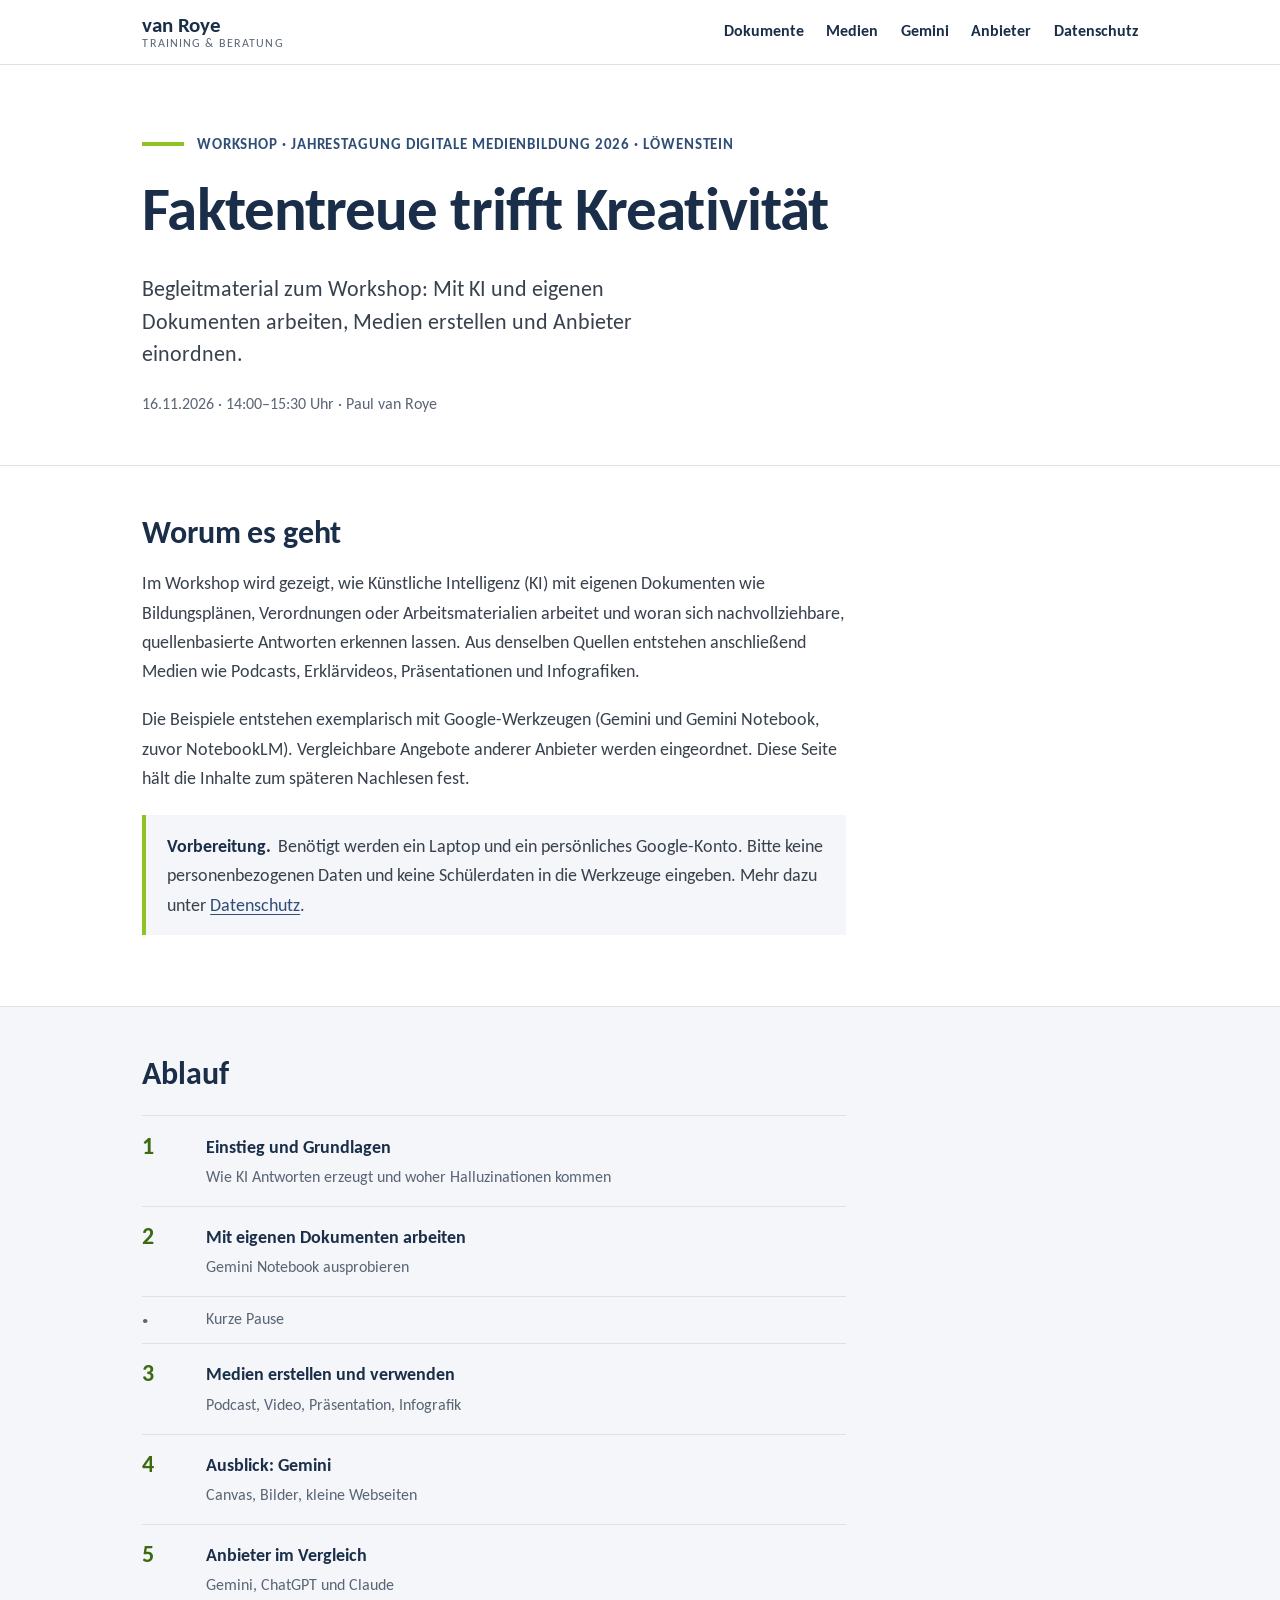
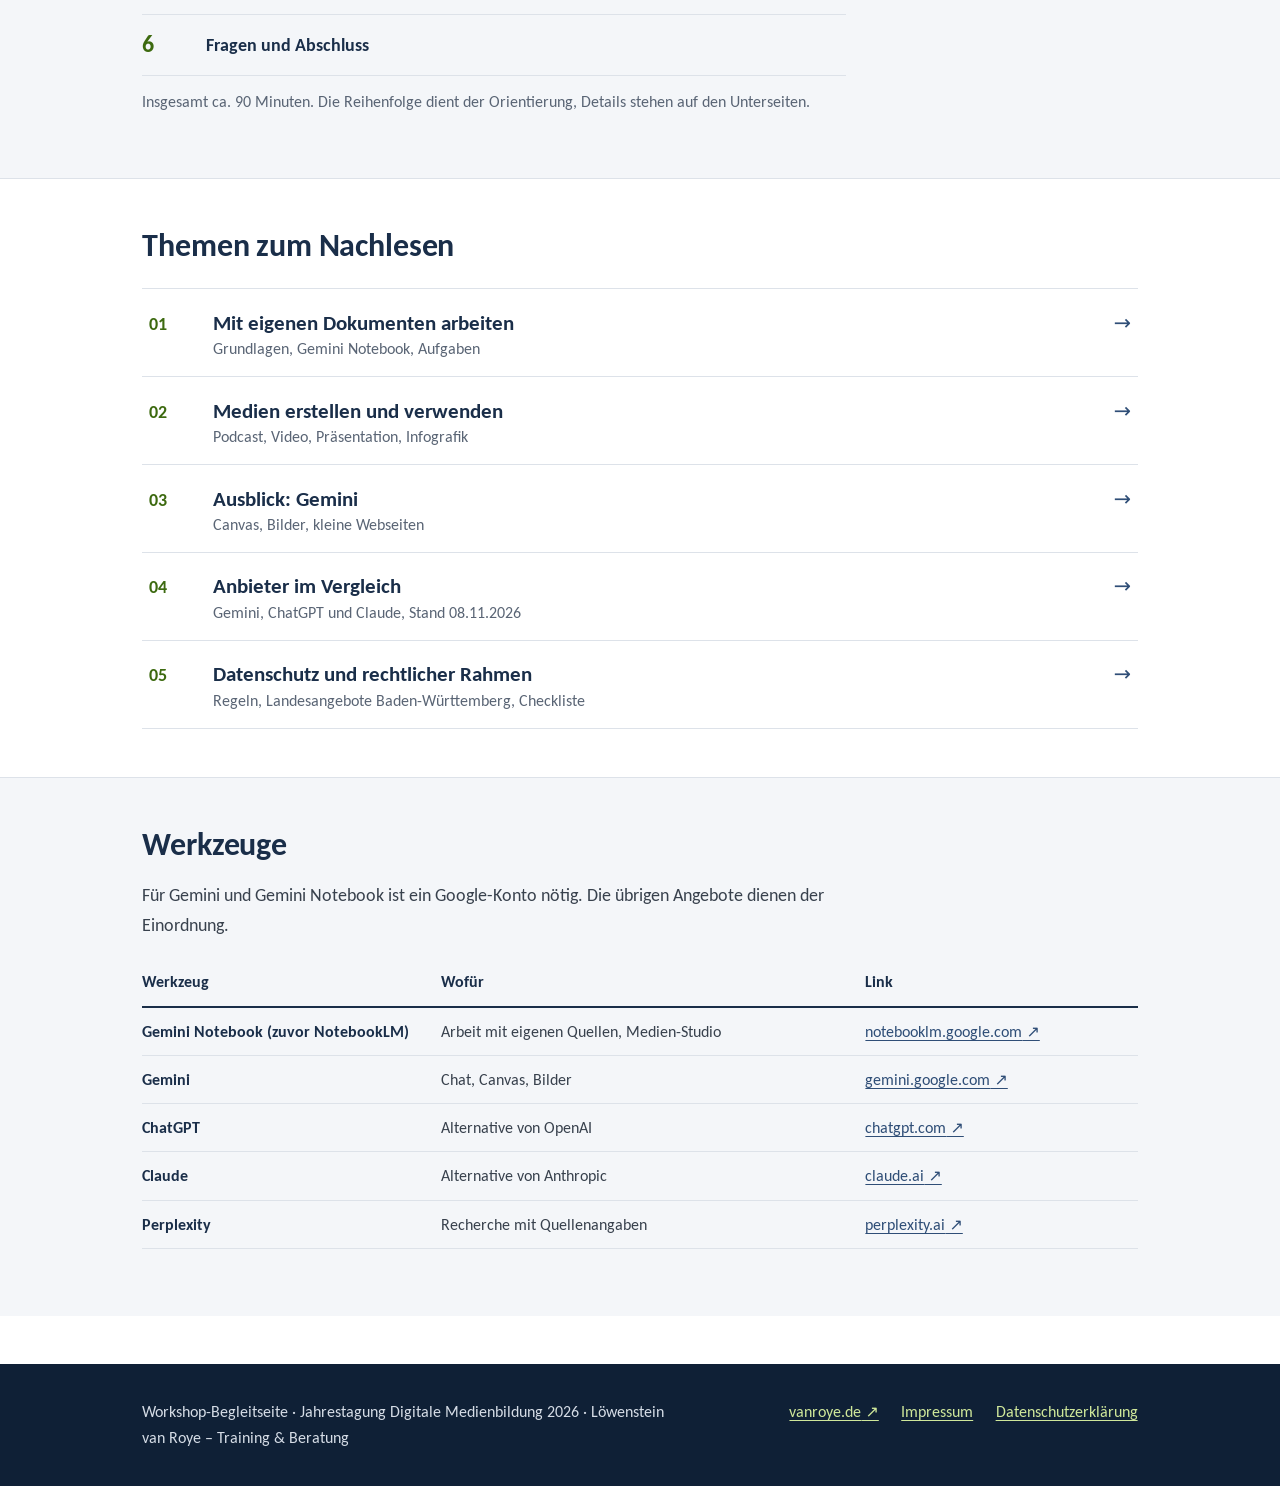
<file: index.html>
<!DOCTYPE html>
<html lang="de">
<head>
  <meta charset="UTF-8">
  <meta name="viewport" content="width=device-width, initial-scale=1">
  <meta http-equiv="Content-Security-Policy" content="default-src 'none'; img-src 'self' data:; style-src 'self'; font-src 'self'; script-src 'self'; connect-src 'none'; base-uri 'none'; form-action 'none'">
  <meta name="referrer" content="no-referrer">
  <meta name="robots" content="noindex, nofollow">
  <title>Übersicht – Faktentreue trifft Kreativität</title>
  <meta name="description" content="Begleitmaterial zum Workshop: Mit KI und eigenen Dokumenten arbeiten, Medien erstellen, Anbieter einordnen.">
  <link rel="stylesheet" href="style.css">
  <link rel="icon" href="data:image/svg+xml,%3Csvg xmlns='http://www.w3.org/2000/svg' viewBox='0 0 32 32'%3E%3Crect width='32' height='32' rx='6' fill='%231a2e49'/%3E%3Crect x='9' y='20' width='14' height='3' fill='%2390c226'/%3E%3C/svg%3E">
  <script src="site.js" defer></script>
</head>
<body>
<a class="skip" href="#inhalt">Zum Inhalt springen</a>
<header class="site-header">
  <div class="bar">
    <a class="brand" href="index.html"><strong>van Roye</strong><span>Training &amp; Beratung</span></a>
    <button class="menu-btn" type="button" aria-expanded="false" aria-controls="hauptnavigation">Menü</button>
    <nav class="nav" id="hauptnavigation" aria-label="Hauptnavigation">
        <a href="dokumente.html">Dokumente</a>
        <a href="medien.html">Medien</a>
        <a href="gemini.html">Gemini</a>
        <a href="anbieter.html">Anbieter</a>
        <a href="recht.html">Datenschutz</a>
    </nav>
  </div>
</header>

<main id="inhalt">
  <section class="hero">
    <div class="wrap">
      <p class="kicker">Workshop · Jahrestagung Digitale Medienbildung 2026 · Löwenstein</p>
      <h1>Faktentreue trifft Kreativität</h1>
      <p class="lead">Begleitmaterial zum Workshop: Mit KI und eigenen Dokumenten arbeiten, Medien erstellen und Anbieter einordnen.</p>
      <p class="meta">16.11.2026 · 14:00–15:30 Uhr · Paul van Roye</p>
    </div>
  </section>

  <section class="section">
    <div class="wrap">
      <h2>Worum es geht</h2>
      <div class="read">
        <p>Im Workshop wird gezeigt, wie Künstliche Intelligenz (KI) mit eigenen Dokumenten wie Bildungsplänen, Verordnungen oder Arbeitsmaterialien arbeitet und woran sich nachvollziehbare, quellenbasierte Antworten erkennen lassen. Aus denselben Quellen entstehen anschließend Medien wie Podcasts, Erklärvideos, Präsentationen und Infografiken.</p>
        <p>Die Beispiele entstehen exemplarisch mit Google-Werkzeugen (Gemini und Gemini Notebook, zuvor NotebookLM). Vergleichbare Angebote anderer Anbieter werden eingeordnet. Diese Seite hält die Inhalte zum späteren Nachlesen fest.</p>
      </div>
      <div class="note">
        <p><strong>Vorbereitung.</strong> Benötigt werden ein Laptop und ein persönliches Google-Konto. Bitte keine personenbezogenen Daten und keine Schülerdaten in die Werkzeuge eingeben. Mehr dazu unter <a href="recht.html">Datenschutz</a>.</p>
      </div>
    </div>
  </section>

  <section class="section alt" id="ablauf">
    <div class="wrap">
      <h2>Ablauf</h2>
      <ol class="steps">
        <li><div><b>Einstieg und Grundlagen</b><span>Wie KI Antworten erzeugt und woher Halluzinationen kommen</span></div></li>
        <li><div><b>Mit eigenen Dokumenten arbeiten</b><span>Gemini Notebook ausprobieren</span></div></li>
        <li class="pause"><div><b>Kurze Pause</b></div></li>
        <li><div><b>Medien erstellen und verwenden</b><span>Podcast, Video, Präsentation, Infografik</span></div></li>
        <li><div><b>Ausblick: Gemini</b><span>Canvas, Bilder, kleine Webseiten</span></div></li>
        <li><div><b>Anbieter im Vergleich</b><span>Gemini, ChatGPT und Claude</span></div></li>
        <li><div><b>Fragen und Abschluss</b></div></li>
      </ol>
      <p class="steps-note">Insgesamt ca. 90 Minuten. Die Reihenfolge dient der Orientierung, Details stehen auf den Unterseiten.</p>
    </div>
  </section>

  <section class="section" id="themen">
    <div class="wrap">
      <h2>Themen zum Nachlesen</h2>
      <ul class="topics">
        <li><a href="dokumente.html"><span class="num">01</span><span class="t">Mit eigenen Dokumenten arbeiten<span class="d">Grundlagen, Gemini Notebook, Aufgaben</span></span><span class="go" aria-hidden="true">→</span></a></li>
        <li><a href="medien.html"><span class="num">02</span><span class="t">Medien erstellen und verwenden<span class="d">Podcast, Video, Präsentation, Infografik</span></span><span class="go" aria-hidden="true">→</span></a></li>
        <li><a href="gemini.html"><span class="num">03</span><span class="t">Ausblick: Gemini<span class="d">Canvas, Bilder, kleine Webseiten</span></span><span class="go" aria-hidden="true">→</span></a></li>
        <li><a href="anbieter.html"><span class="num">04</span><span class="t">Anbieter im Vergleich<span class="d">Gemini, ChatGPT und Claude, Stand 08.11.2026</span></span><span class="go" aria-hidden="true">→</span></a></li>
        <li><a href="recht.html"><span class="num">05</span><span class="t">Datenschutz und rechtlicher Rahmen<span class="d">Regeln, Landesangebote Baden-Württemberg, Checkliste</span></span><span class="go" aria-hidden="true">→</span></a></li>
      </ul>
    </div>
  </section>

  <section class="section alt" id="werkzeuge">
    <div class="wrap">
      <h2>Werkzeuge</h2>
      <p class="read">Für Gemini und Gemini Notebook ist ein Google-Konto nötig. Die übrigen Angebote dienen der Einordnung.</p>
      <div class="table-wrap" role="region" aria-label="Werkzeuge" tabindex="0">
        <table class="tools-table">
          <thead><tr><th scope="col">Werkzeug</th><th scope="col">Wofür</th><th scope="col">Link</th></tr></thead>
          <tbody>
            <tr><td>Gemini Notebook (zuvor NotebookLM)</td><td>Arbeit mit eigenen Quellen, Medien-Studio</td><td><a href="https://notebooklm.google.com" target="_blank" rel="noopener noreferrer">notebooklm.google.com<span aria-hidden="true"> ↗</span><span class="sr-only"> (externe Seite, öffnet in neuem Tab)</span></a></td></tr>
            <tr><td>Gemini</td><td>Chat, Canvas, Bilder</td><td><a href="https://gemini.google.com" target="_blank" rel="noopener noreferrer">gemini.google.com<span aria-hidden="true"> ↗</span><span class="sr-only"> (externe Seite, öffnet in neuem Tab)</span></a></td></tr>
            <tr><td>ChatGPT</td><td>Alternative von OpenAI</td><td><a href="https://chatgpt.com" target="_blank" rel="noopener noreferrer">chatgpt.com<span aria-hidden="true"> ↗</span><span class="sr-only"> (externe Seite, öffnet in neuem Tab)</span></a></td></tr>
            <tr><td>Claude</td><td>Alternative von Anthropic</td><td><a href="https://claude.ai" target="_blank" rel="noopener noreferrer">claude.ai<span aria-hidden="true"> ↗</span><span class="sr-only"> (externe Seite, öffnet in neuem Tab)</span></a></td></tr>
            <tr><td>Perplexity</td><td>Recherche mit Quellenangaben</td><td><a href="https://www.perplexity.ai" target="_blank" rel="noopener noreferrer">perplexity.ai<span aria-hidden="true"> ↗</span><span class="sr-only"> (externe Seite, öffnet in neuem Tab)</span></a></td></tr>
          </tbody>
        </table>
      </div>
    </div>
  </section>
</main>

<footer class="site-footer">
  <div class="wrap">
    <p>Workshop-Begleitseite · Jahrestagung Digitale Medienbildung 2026 · Löwenstein<br>van Roye – Training &amp; Beratung</p>
    <nav class="foot-links" aria-label="Rechtliches">
      <a href="https://vanroye.de" target="_blank" rel="noopener noreferrer">vanroye.de<span aria-hidden="true"> ↗</span><span class="sr-only"> (externe Seite, öffnet in neuem Tab)</span></a>
      <a href="impressum.html">Impressum</a>
      <a href="datenschutz.html">Datenschutzerklärung</a>
    </nav>
  </div>
</footer>
</body>
</html>
</file>
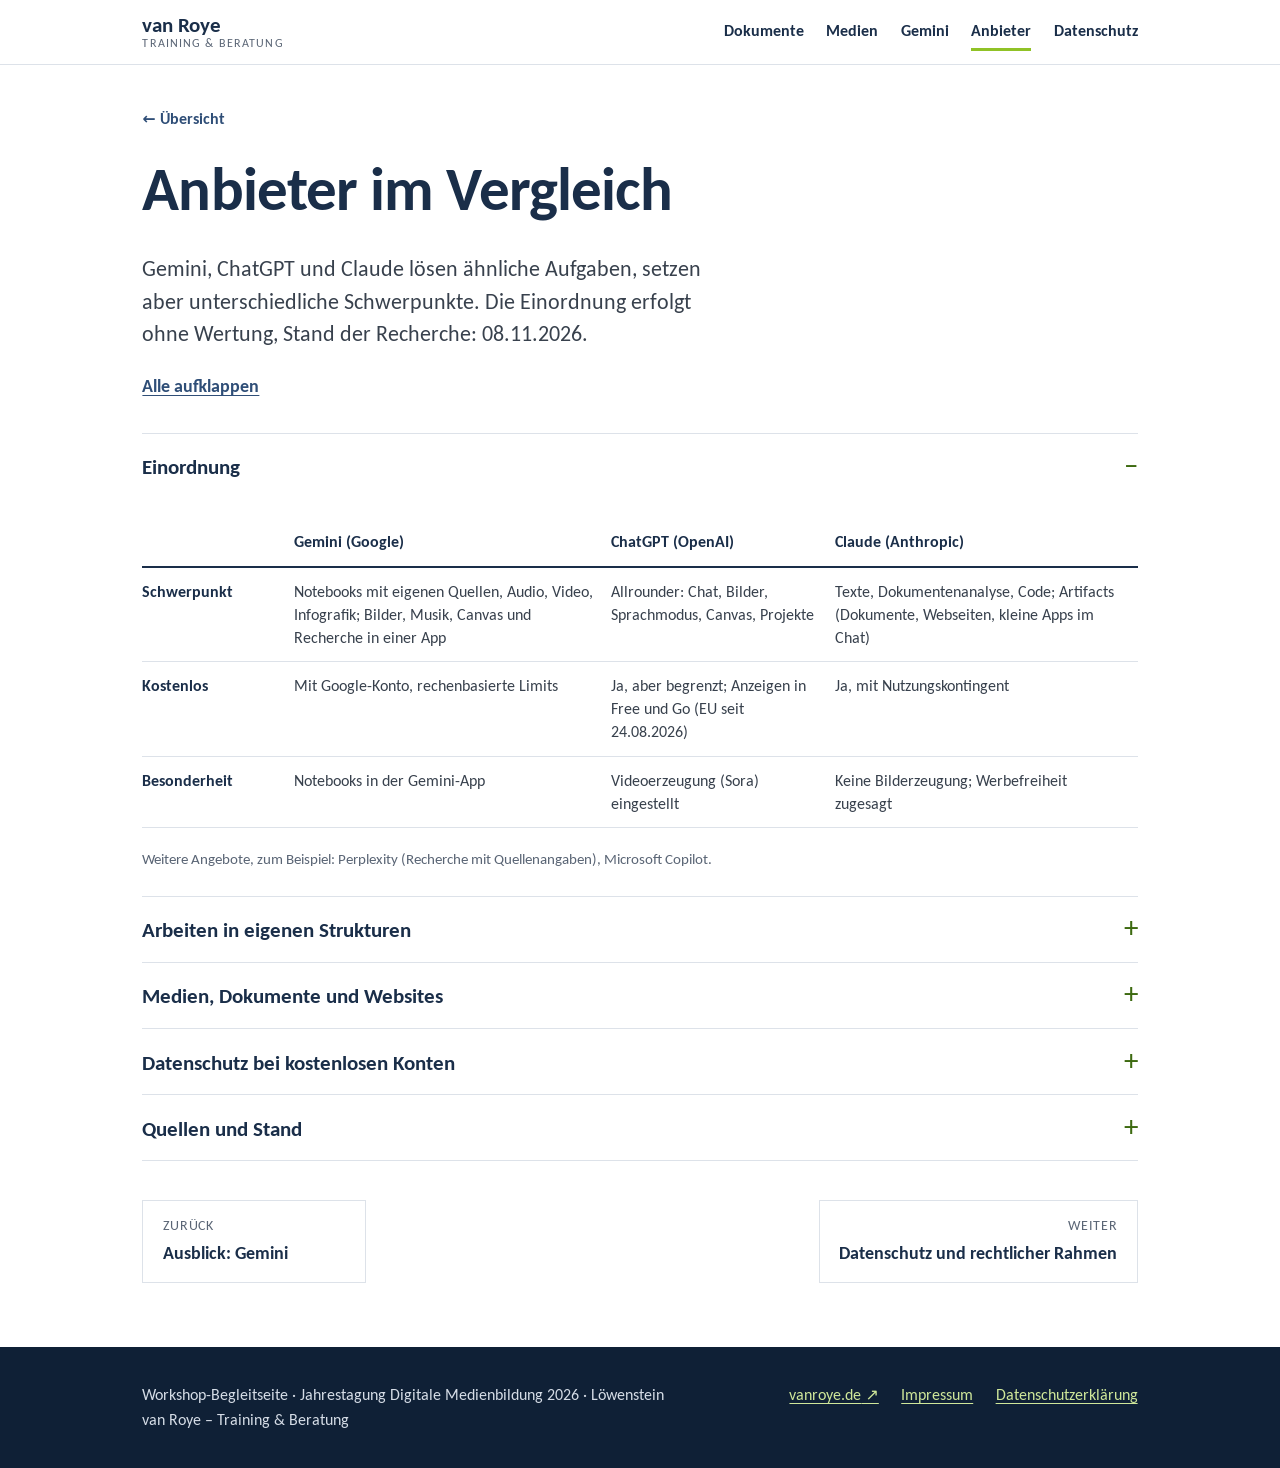
<file: anbieter.html>
<!DOCTYPE html>
<html lang="de">
<head>
  <meta charset="UTF-8">
  <meta name="viewport" content="width=device-width, initial-scale=1">
  <meta http-equiv="Content-Security-Policy" content="default-src 'none'; img-src 'self' data:; style-src 'self'; font-src 'self'; script-src 'self'; connect-src 'none'; base-uri 'none'; form-action 'none'">
  <meta name="referrer" content="no-referrer">
  <meta name="robots" content="noindex, nofollow">
  <title>Anbieter im Vergleich – Faktentreue trifft Kreativität</title>
  <meta name="description" content="Einordnung von Gemini, ChatGPT und Claude, Stand 08.11.2026.">
  <link rel="stylesheet" href="style.css">
  <link rel="icon" href="data:image/svg+xml,%3Csvg xmlns='http://www.w3.org/2000/svg' viewBox='0 0 32 32'%3E%3Crect width='32' height='32' rx='6' fill='%231a2e49'/%3E%3Crect x='9' y='20' width='14' height='3' fill='%2390c226'/%3E%3C/svg%3E">
  <script src="site.js" defer></script>
</head>
<body>
<a class="skip" href="#inhalt">Zum Inhalt springen</a>
<header class="site-header">
  <div class="bar">
    <a class="brand" href="index.html"><strong>van Roye</strong><span>Training &amp; Beratung</span></a>
    <button class="menu-btn" type="button" aria-expanded="false" aria-controls="hauptnavigation">Menü</button>
    <nav class="nav" id="hauptnavigation" aria-label="Hauptnavigation">
        <a href="dokumente.html">Dokumente</a>
        <a href="medien.html">Medien</a>
        <a href="gemini.html">Gemini</a>
        <a href="anbieter.html" aria-current="page">Anbieter</a>
        <a href="recht.html">Datenschutz</a>
    </nav>
  </div>
</header>

<main id="inhalt">
  <div class="wrap page-head">
    <p class="crumb"><a href="index.html">← Übersicht</a></p>
    <h1>Anbieter im Vergleich</h1>
    <p class="lead">Gemini, ChatGPT und Claude lösen ähnliche Aufgaben, setzen aber unterschiedliche Schwerpunkte. Die Einordnung erfolgt ohne Wertung, Stand der Recherche: 08.11.2026.</p>
    <div class="acc-controls"></div>
  </div>
  <div class="wrap">
    <details class="acc" open>
      <summary><span>Einordnung</span></summary>
      <div class="acc-body wide">
<div class="table-wrap" role="region" aria-label="Einordnung der Anbieter" tabindex="0"><table><thead><tr><th scope="col"></th><th scope="col">Gemini (Google)</th><th scope="col">ChatGPT (OpenAI)</th><th scope="col">Claude (Anthropic)</th></tr></thead><tbody><tr><th scope="row">Schwerpunkt</th><td>Notebooks mit eigenen Quellen, Audio, Video, Infografik; Bilder, Musik, Canvas und Recherche in einer App</td><td>Allrounder: Chat, Bilder, Sprachmodus, Canvas, Projekte</td><td>Texte, Dokumentenanalyse, Code; Artifacts (Dokumente, Webseiten, kleine Apps im Chat)</td></tr><tr><th scope="row">Kostenlos</th><td>Mit Google-Konto, rechenbasierte Limits</td><td>Ja, aber begrenzt; Anzeigen in Free und Go (EU seit 24.08.2026)</td><td>Ja, mit Nutzungskontingent</td></tr><tr><th scope="row">Besonderheit</th><td>Notebooks in der Gemini-App</td><td>Videoerzeugung (Sora) eingestellt</td><td>Keine Bilderzeugung; Werbefreiheit zugesagt</td></tr></tbody></table></div>
        <p class="small">Weitere Angebote, zum Beispiel: Perplexity (Recherche mit Quellenangaben), Microsoft Copilot.</p>
      </div>
    </details>
    <details class="acc">
      <summary><span>Arbeiten in eigenen Strukturen</span></summary>
      <div class="acc-body wide">
<div class="table-wrap" role="region" aria-label="Eigene Strukturen im Vergleich" tabindex="0"><table><thead><tr><th scope="col"></th><th scope="col">Gemini</th><th scope="col">ChatGPT</th><th scope="col">Claude</th></tr></thead><tbody><tr><th scope="row">Funktion</th><td>Notebooks</td><td>Projekte</td><td>Projects</td></tr><tr><th scope="row">Inhalt</th><td>Chats, Dateien und Quellen zu einem Thema; Anweisungen für Ton und Format</td><td>Dateien, Anweisungen und Chats zu einem Thema</td><td>Dateien als Wissensbasis, Anweisungen und Chats zu einem Thema</td></tr><tr><th scope="row">Kostenlos</th><td>Bis zu 50 Quellen pro Notebook</td><td>Auch im Free-Tarif, begrenzte Uploads</td><td>Bis zu 5 Projekte</td></tr><tr><th scope="row">Eigene Assistenten</th><td>Gems, ab 11/2026 „Skills“</td><td>Eigene GPTs ab Tarif Go</td><td>Skills (Code-Ausführung nötig)</td></tr></tbody></table></div>
        <p>Gemeinsames Prinzip: Kontext und Anweisungen einmal ablegen, dann wiederverwenden.</p>
      </div>
    </details>
    <details class="acc">
      <summary><span>Medien, Dokumente und Websites</span></summary>
      <div class="acc-body wide">
<div class="table-wrap" role="region" aria-label="Medien im Vergleich" tabindex="0"><table><thead><tr><th scope="col"></th><th scope="col">Gemini</th><th scope="col">ChatGPT</th><th scope="col">Claude</th></tr></thead><tbody><tr><th scope="row">Audio</th><td>Audio-Übersicht im Notebook, Musik (Lyria 3.5)</td><td>Sprachchat</td><td>Sprachmodus (Beta)</td></tr><tr><th scope="row">Video</th><td>Video-Übersicht im Notebook; freie Videoerzeugung ab AI Plus</td><td>Sora eingestellt (2026)</td><td>Nicht vorhanden</td></tr><tr><th scope="row">Bilder</th><td>Bilderzeugung (Nano Banana 2)</td><td>Bilderzeugung, im Free-Tarif begrenzt</td><td>Keine Bilderzeugung; Grafiken als Code (z. B. SVG)</td></tr><tr><th scope="row">Folien, Infografik</th><td>Studio im Notebook (Folien, Infografik)</td><td>Canvas für Texte und Code</td><td>Docs und Slides im Chat (zunächst Pro/Max), Export als PPTX/PDF</td></tr><tr><th scope="row">Websites, Apps</th><td>Canvas (Text, Code, Vorschau)</td><td>Canvas</td><td>Artifacts (Webseiten, kleine Apps)</td></tr></tbody></table></div>
      </div>
    </details>
    <details class="acc">
      <summary><span>Datenschutz bei kostenlosen Konten</span></summary>
      <div class="acc-body wide">
<div class="table-wrap" role="region" aria-label="Datenschutz im Vergleich" tabindex="0"><table><thead><tr><th scope="col"></th><th scope="col">Gemini</th><th scope="col">ChatGPT</th><th scope="col">Claude</th></tr></thead><tbody><tr><th scope="row">Training mit Chats</th><td>Hängt an „Aktivitäten speichern“ (ab 18 standardmäßig an)</td><td>Standardmäßig an, abschaltbar („Das Modell für alle verbessern“)</td><td>Nur mit Zustimmung in den Einstellungen; Standard im Konto prüfen</td></tr><tr><th scope="row">Speicherung</th><td>Löschung nach 18 Monaten (einstellbar); geprüfte Chats bis 3 Jahre; 72 Std. auch ohne Speichern</td><td>Temporäre Chats ohne Training, Kopie bis 30 Tage</td><td>Inkognito ohne Training; Daumen-Feedback: Unterhaltung bis 5 Jahre</td></tr><tr><th scope="row">Werbung</th><td>Chats nicht für Werbung genutzt</td><td>Anzeigen in Free und Go (EU seit 24.08.2026)</td><td>Werbefreiheit zugesagt</td></tr></tbody></table></div>
        <p>Privatkonten bieten keinen Vertrag zur Auftragsverarbeitung. Keine personenbezogenen Daten und keine Schülerdaten eingeben. Weitere Hinweise: <a href="recht.html">Datenschutz und rechtlicher Rahmen</a>.</p>
      </div>
    </details>
    <details class="acc">
      <summary><span>Quellen und Stand</span></summary>
      <div class="acc-body">
        <p>Stand der Recherche: 08.11.2026. Angaben ohne Gewähr; Funktionen, Limits und Tarife ändern sich laufend. Vor der Nutzung die aktuellen Angaben der Anbieter prüfen.</p>
        <ul>
          <li><a href="https://9to5google.com/2026/04/17/gemini-notebooks-free/" target="_blank" rel="noopener noreferrer">Gemini Notebooks kostenlos (9to5Google, 17.04.2026)<span aria-hidden="true"> ↗</span><span class="sr-only"> (externe Seite, öffnet in neuem Tab)</span></a></li>
          <li><a href="https://jeanhinz.io/gemini/kostenlos/" target="_blank" rel="noopener noreferrer">Gemini kostenlos nutzen (Stand 10/2026)<span aria-hidden="true"> ↗</span><span class="sr-only"> (externe Seite, öffnet in neuem Tab)</span></a></li>
          <li><a href="https://jeanhinz.io/claude/kostenlos/" target="_blank" rel="noopener noreferrer">Claude kostenlos nutzen (Stand 11/2026)<span aria-hidden="true"> ↗</span><span class="sr-only"> (externe Seite, öffnet in neuem Tab)</span></a></li>
          <li><a href="https://www.gradually.ai/chatgpt-tarife/" target="_blank" rel="noopener noreferrer">ChatGPT-Tarife (Stand 11/2026)<span aria-hidden="true"> ↗</span><span class="sr-only"> (externe Seite, öffnet in neuem Tab)</span></a></li>
          <li><a href="https://de.euronews.com/2026/08/21/chatgpt-zeigt-ab-nachster-woche-werbung-in-ganz-europa" target="_blank" rel="noopener noreferrer">ChatGPT zeigt Werbung in Europa (Euronews, 21.08.2026)<span aria-hidden="true"> ↗</span><span class="sr-only"> (externe Seite, öffnet in neuem Tab)</span></a></li>
          <li><a href="https://www.notebookcheck.com/ChatGPT-Gemini-Claude-Was-dich-die-Gratis-KI-kostet.1411963.0.html" target="_blank" rel="noopener noreferrer">Gratis-KI im Vergleich (Notebookcheck)<span aria-hidden="true"> ↗</span><span class="sr-only"> (externe Seite, öffnet in neuem Tab)</span></a></li>
          <li><a href="https://privacy.claude.com/en/articles/10023580" target="_blank" rel="noopener noreferrer">Anthropic: Nutzung von Daten für das Training<span aria-hidden="true"> ↗</span><span class="sr-only"> (externe Seite, öffnet in neuem Tab)</span></a></li>
          <li><a href="https://www.engadget.com/ai/anthropic-says-it-wont-bring-ads-to-claude-unlike-rival-chatgpt-171243642.html" target="_blank" rel="noopener noreferrer">Anthropic: Claude bleibt werbefrei (Engadget)<span aria-hidden="true"> ↗</span><span class="sr-only"> (externe Seite, öffnet in neuem Tab)</span></a></li>
        </ul>
      </div>
    </details>
  </div>
  <div class="wrap">
    <nav class="pager" aria-label="Seitenwechsel">
      <a class="prev" href="gemini.html"><small>Zurück</small>Ausblick: Gemini</a>
      <a class="next" href="recht.html"><small>Weiter</small>Datenschutz und rechtlicher Rahmen</a>
    </nav>
  </div>
</main>

<footer class="site-footer">
  <div class="wrap">
    <p>Workshop-Begleitseite · Jahrestagung Digitale Medienbildung 2026 · Löwenstein<br>van Roye – Training &amp; Beratung</p>
    <nav class="foot-links" aria-label="Rechtliches">
      <a href="https://vanroye.de" target="_blank" rel="noopener noreferrer">vanroye.de<span aria-hidden="true"> ↗</span><span class="sr-only"> (externe Seite, öffnet in neuem Tab)</span></a>
      <a href="impressum.html">Impressum</a>
      <a href="datenschutz.html">Datenschutzerklärung</a>
    </nav>
  </div>
</footer>
</body>
</html>
</file>
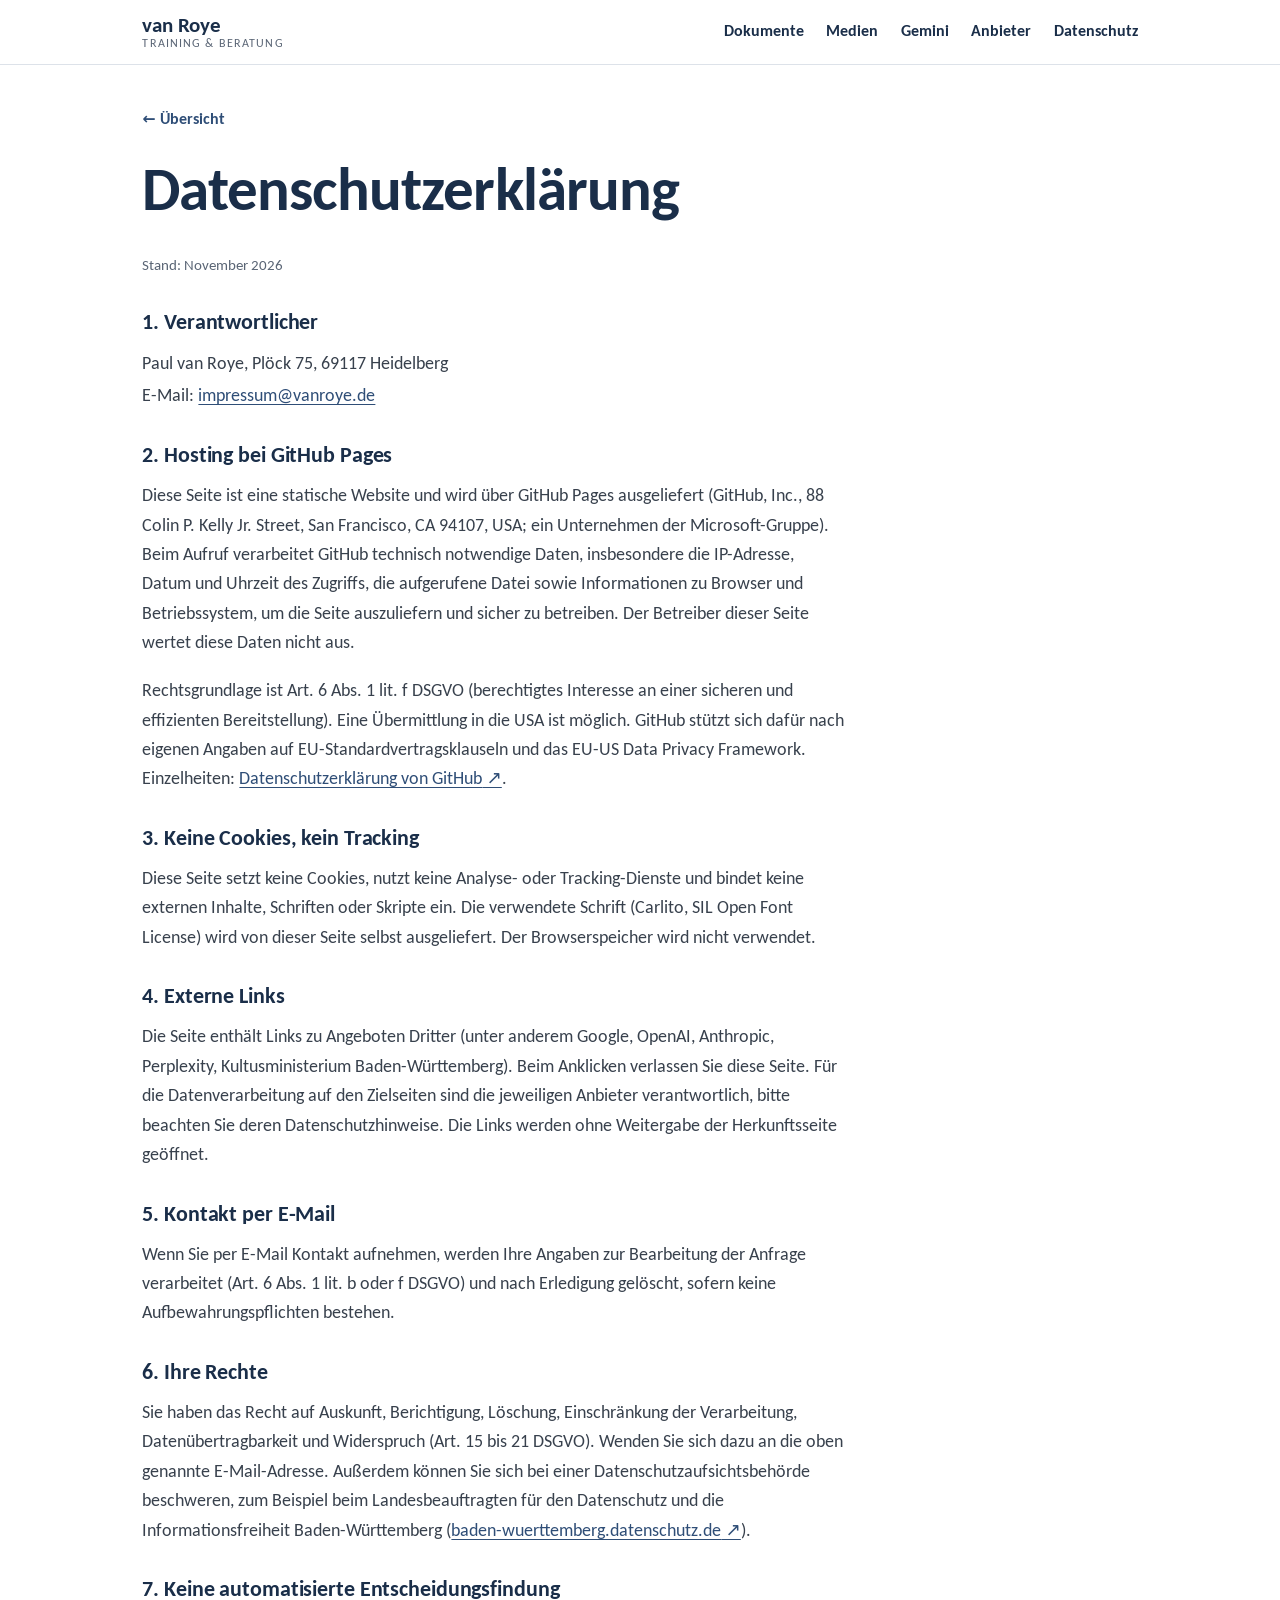
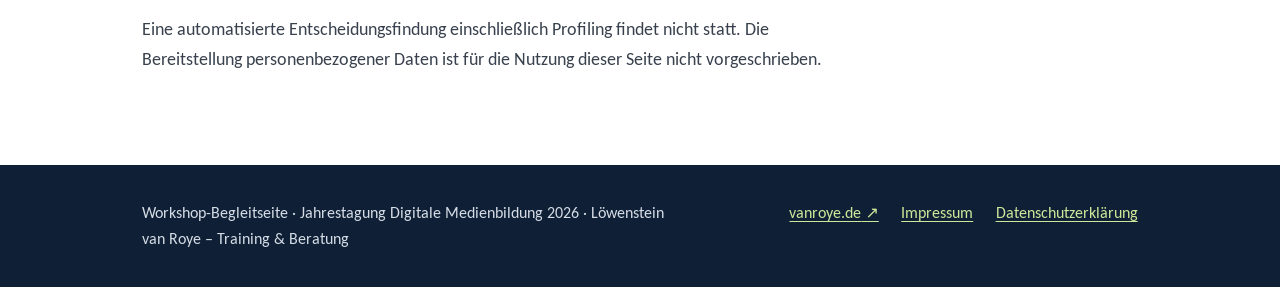
<file: datenschutz.html>
<!DOCTYPE html>
<html lang="de">
<head>
  <meta charset="UTF-8">
  <meta name="viewport" content="width=device-width, initial-scale=1">
  <meta http-equiv="Content-Security-Policy" content="default-src 'none'; img-src 'self' data:; style-src 'self'; font-src 'self'; script-src 'self'; connect-src 'none'; base-uri 'none'; form-action 'none'">
  <meta name="referrer" content="no-referrer">
  <meta name="robots" content="noindex, nofollow">
  <title>Datenschutzerklärung – Faktentreue trifft Kreativität</title>
  <meta name="description" content="Datenschutzerklärung der Workshop-Begleitseite.">
  <link rel="stylesheet" href="style.css">
  <link rel="icon" href="data:image/svg+xml,%3Csvg xmlns='http://www.w3.org/2000/svg' viewBox='0 0 32 32'%3E%3Crect width='32' height='32' rx='6' fill='%231a2e49'/%3E%3Crect x='9' y='20' width='14' height='3' fill='%2390c226'/%3E%3C/svg%3E">
  <script src="site.js" defer></script>
</head>
<body>
<a class="skip" href="#inhalt">Zum Inhalt springen</a>
<header class="site-header">
  <div class="bar">
    <a class="brand" href="index.html"><strong>van Roye</strong><span>Training &amp; Beratung</span></a>
    <button class="menu-btn" type="button" aria-expanded="false" aria-controls="hauptnavigation">Menü</button>
    <nav class="nav" id="hauptnavigation" aria-label="Hauptnavigation">
        <a href="dokumente.html">Dokumente</a>
        <a href="medien.html">Medien</a>
        <a href="gemini.html">Gemini</a>
        <a href="anbieter.html">Anbieter</a>
        <a href="recht.html">Datenschutz</a>
    </nav>
  </div>
</header>

<main id="inhalt">
  <div class="wrap page-head legal">
    <p class="crumb"><a href="index.html">← Übersicht</a></p>
    <h1>Datenschutzerklärung</h1>
    <div class="read">
      <p class="small">Stand: November 2026</p>

      <h2>1. Verantwortlicher</h2>
      <address>Paul van Roye, Plöck 75, 69117 Heidelberg<br>E-Mail: <a href="mailto:impressum@vanroye.de">impressum@vanroye.de</a></address>

      <h2>2. Hosting bei GitHub Pages</h2>
      <p>Diese Seite ist eine statische Website und wird über GitHub Pages ausgeliefert (GitHub, Inc., 88 Colin P. Kelly Jr. Street, San Francisco, CA 94107, USA; ein Unternehmen der Microsoft-Gruppe). Beim Aufruf verarbeitet GitHub technisch notwendige Daten, insbesondere die IP-Adresse, Datum und Uhrzeit des Zugriffs, die aufgerufene Datei sowie Informationen zu Browser und Betriebssystem, um die Seite auszuliefern und sicher zu betreiben. Der Betreiber dieser Seite wertet diese Daten nicht aus.</p>
      <p>Rechtsgrundlage ist Art. 6 Abs. 1 lit. f DSGVO (berechtigtes Interesse an einer sicheren und effizienten Bereitstellung). Eine Übermittlung in die USA ist möglich. GitHub stützt sich dafür nach eigenen Angaben auf EU-Standardvertragsklauseln und das EU-US Data Privacy Framework. Einzelheiten: <a href="https://docs.github.com/en/site-policy/privacy-policies/github-general-privacy-statement" target="_blank" rel="noopener noreferrer">Datenschutzerklärung von GitHub<span aria-hidden="true"> ↗</span><span class="sr-only"> (externe Seite, öffnet in neuem Tab)</span></a>.</p>

      <h2>3. Keine Cookies, kein Tracking</h2>
      <p>Diese Seite setzt keine Cookies, nutzt keine Analyse- oder Tracking-Dienste und bindet keine externen Inhalte, Schriften oder Skripte ein. Die verwendete Schrift (Carlito, SIL Open Font License) wird von dieser Seite selbst ausgeliefert. Der Browserspeicher wird nicht verwendet.</p>

      <h2>4. Externe Links</h2>
      <p>Die Seite enthält Links zu Angeboten Dritter (unter anderem Google, OpenAI, Anthropic, Perplexity, Kultusministerium Baden-Württemberg). Beim Anklicken verlassen Sie diese Seite. Für die Datenverarbeitung auf den Zielseiten sind die jeweiligen Anbieter verantwortlich, bitte beachten Sie deren Datenschutzhinweise. Die Links werden ohne Weitergabe der Herkunftsseite geöffnet.</p>

      <h2>5. Kontakt per E-Mail</h2>
      <p>Wenn Sie per E-Mail Kontakt aufnehmen, werden Ihre Angaben zur Bearbeitung der Anfrage verarbeitet (Art. 6 Abs. 1 lit. b oder f DSGVO) und nach Erledigung gelöscht, sofern keine Aufbewahrungspflichten bestehen.</p>

      <h2>6. Ihre Rechte</h2>
      <p>Sie haben das Recht auf Auskunft, Berichtigung, Löschung, Einschränkung der Verarbeitung, Datenübertragbarkeit und Widerspruch (Art. 15 bis 21 DSGVO). Wenden Sie sich dazu an die oben genannte E-Mail-Adresse. Außerdem können Sie sich bei einer Datenschutzaufsichtsbehörde beschweren, zum Beispiel beim Landesbeauftragten für den Datenschutz und die Informationsfreiheit Baden-Württemberg (<a href="https://www.baden-wuerttemberg.datenschutz.de" target="_blank" rel="noopener noreferrer">baden-wuerttemberg.datenschutz.de<span aria-hidden="true"> ↗</span><span class="sr-only"> (externe Seite, öffnet in neuem Tab)</span></a>).</p>

      <h2>7. Keine automatisierte Entscheidungsfindung</h2>
      <p>Eine automatisierte Entscheidungsfindung einschließlich Profiling findet nicht statt. Die Bereitstellung personenbezogener Daten ist für die Nutzung dieser Seite nicht vorgeschrieben.</p>
    </div>
  </div>
</main>

<footer class="site-footer">
  <div class="wrap">
    <p>Workshop-Begleitseite · Jahrestagung Digitale Medienbildung 2026 · Löwenstein<br>van Roye – Training &amp; Beratung</p>
    <nav class="foot-links" aria-label="Rechtliches">
      <a href="https://vanroye.de" target="_blank" rel="noopener noreferrer">vanroye.de<span aria-hidden="true"> ↗</span><span class="sr-only"> (externe Seite, öffnet in neuem Tab)</span></a>
      <a href="impressum.html">Impressum</a>
      <a href="datenschutz.html">Datenschutzerklärung</a>
    </nav>
  </div>
</footer>
</body>
</html>
</file>
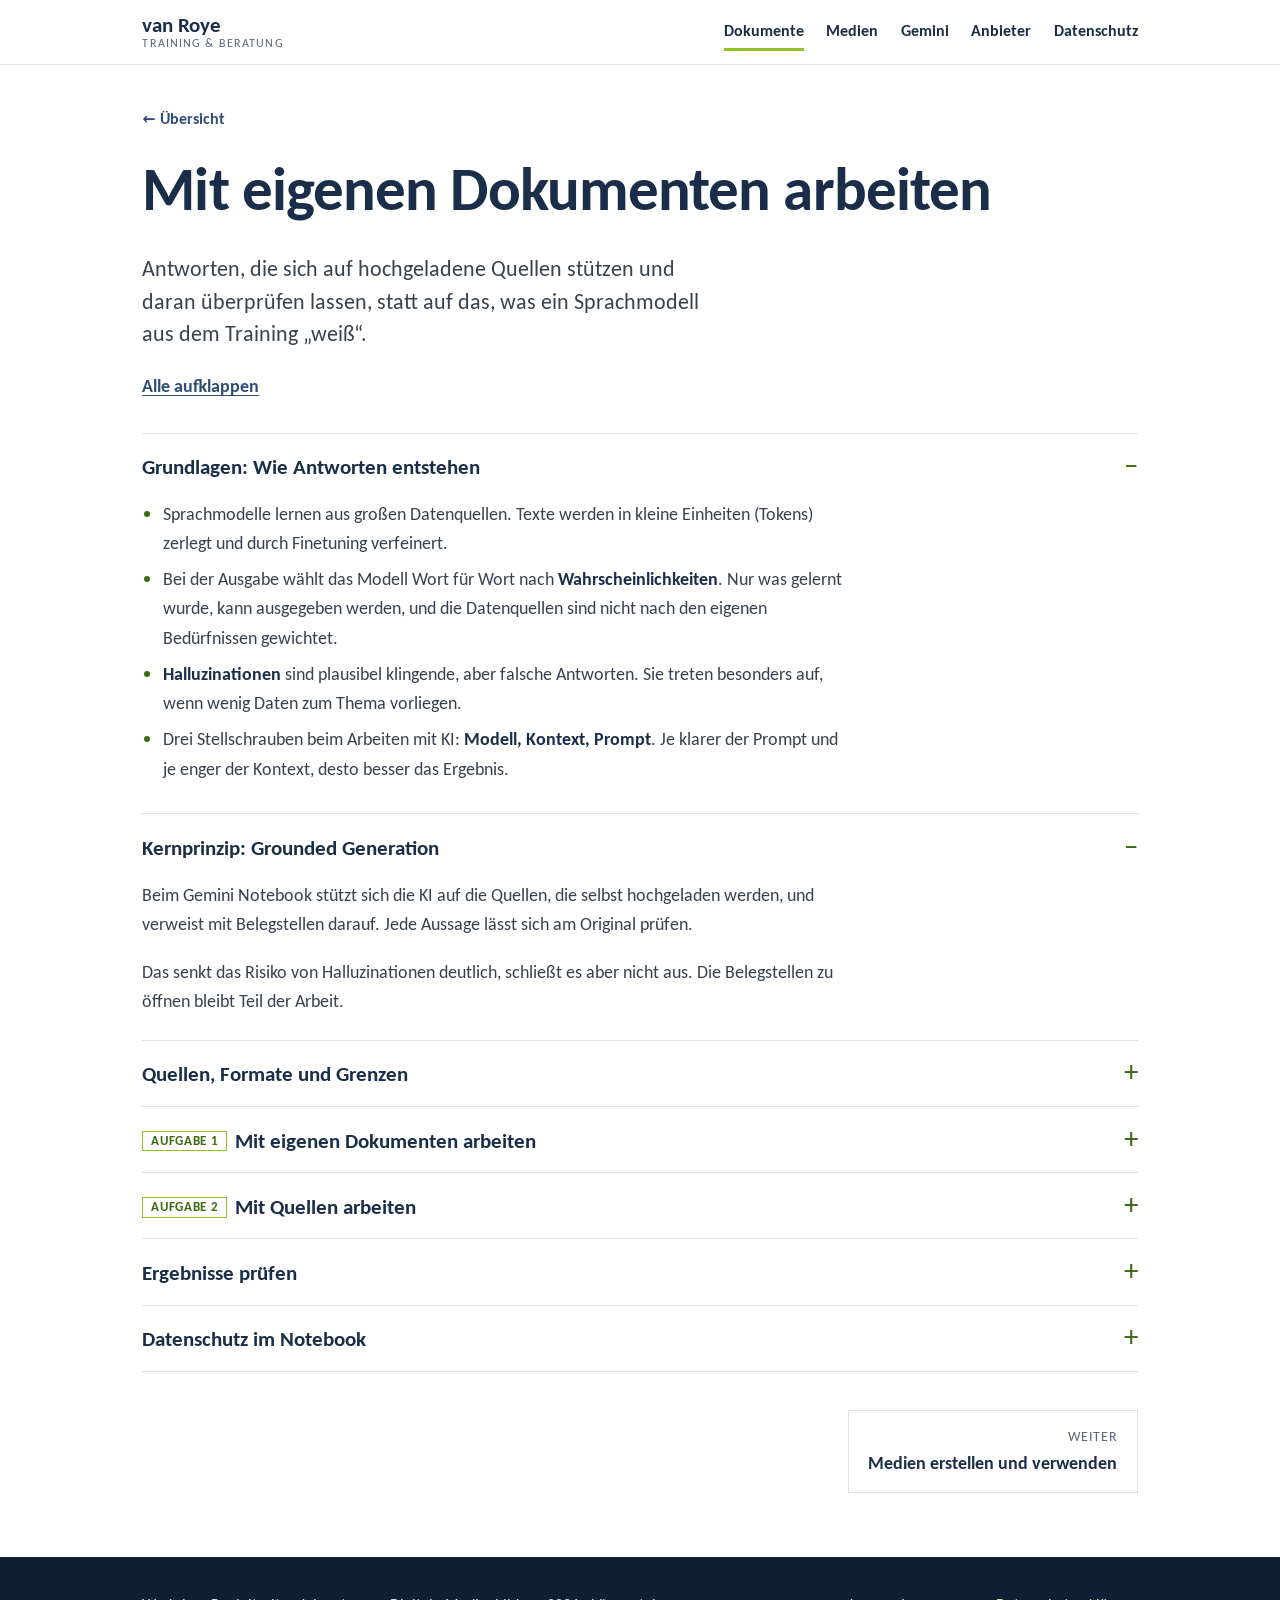
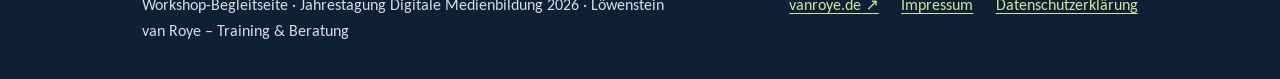
<file: dokumente.html>
<!DOCTYPE html>
<html lang="de">
<head>
  <meta charset="UTF-8">
  <meta name="viewport" content="width=device-width, initial-scale=1">
  <meta http-equiv="Content-Security-Policy" content="default-src 'none'; img-src 'self' data:; style-src 'self'; font-src 'self'; script-src 'self'; connect-src 'none'; base-uri 'none'; form-action 'none'">
  <meta name="referrer" content="no-referrer">
  <meta name="robots" content="noindex, nofollow">
  <title>Mit eigenen Dokumenten arbeiten – Faktentreue trifft Kreativität</title>
  <meta name="description" content="Grundlagen, Grounded Generation und Aufgaben mit Gemini Notebook.">
  <link rel="stylesheet" href="style.css">
  <link rel="icon" href="data:image/svg+xml,%3Csvg xmlns='http://www.w3.org/2000/svg' viewBox='0 0 32 32'%3E%3Crect width='32' height='32' rx='6' fill='%231a2e49'/%3E%3Crect x='9' y='20' width='14' height='3' fill='%2390c226'/%3E%3C/svg%3E">
  <script src="site.js" defer></script>
</head>
<body>
<a class="skip" href="#inhalt">Zum Inhalt springen</a>
<header class="site-header">
  <div class="bar">
    <a class="brand" href="index.html"><strong>van Roye</strong><span>Training &amp; Beratung</span></a>
    <button class="menu-btn" type="button" aria-expanded="false" aria-controls="hauptnavigation">Menü</button>
    <nav class="nav" id="hauptnavigation" aria-label="Hauptnavigation">
        <a href="dokumente.html" aria-current="page">Dokumente</a>
        <a href="medien.html">Medien</a>
        <a href="gemini.html">Gemini</a>
        <a href="anbieter.html">Anbieter</a>
        <a href="recht.html">Datenschutz</a>
    </nav>
  </div>
</header>

<main id="inhalt">
  <div class="wrap page-head">
    <p class="crumb"><a href="index.html">← Übersicht</a></p>
    <h1>Mit eigenen Dokumenten arbeiten</h1>
    <p class="lead">Antworten, die sich auf hochgeladene Quellen stützen und daran überprüfen lassen, statt auf das, was ein Sprachmodell aus dem Training „weiß“.</p>
    <div class="acc-controls"></div>
  </div>
  <div class="wrap">
    <details class="acc" id="grundlagen" open>
      <summary><span>Grundlagen: Wie Antworten entstehen</span></summary>
      <div class="acc-body">
        <ul>
          <li>Sprachmodelle lernen aus großen Datenquellen. Texte werden in kleine Einheiten (Tokens) zerlegt und durch Finetuning verfeinert.</li>
          <li>Bei der Ausgabe wählt das Modell Wort für Wort nach <strong>Wahrscheinlichkeiten</strong>. Nur was gelernt wurde, kann ausgegeben werden, und die Datenquellen sind nicht nach den eigenen Bedürfnissen gewichtet.</li>
          <li><strong>Halluzinationen</strong> sind plausibel klingende, aber falsche Antworten. Sie treten besonders auf, wenn wenig Daten zum Thema vorliegen.</li>
          <li>Drei Stellschrauben beim Arbeiten mit KI: <strong>Modell, Kontext, Prompt</strong>. Je klarer der Prompt und je enger der Kontext, desto besser das Ergebnis.</li>
        </ul>
      </div>
    </details>
    <details class="acc" id="grounded" open>
      <summary><span>Kernprinzip: Grounded Generation</span></summary>
      <div class="acc-body">
        <p>Beim Gemini Notebook stützt sich die KI auf die Quellen, die selbst hochgeladen werden, und verweist mit Belegstellen darauf. Jede Aussage lässt sich am Original prüfen.</p>
        <p>Das senkt das Risiko von Halluzinationen deutlich, schließt es aber nicht aus. Die Belegstellen zu öffnen bleibt Teil der Arbeit.</p>
      </div>
    </details>
    <details class="acc">
      <summary><span>Quellen, Formate und Grenzen</span></summary>
      <div class="acc-body">
        <ul>
          <li><strong>Umfang:</strong> bis zu 50 Quellen mit über 500 Seiten pro Notebook (im kostenlosen Zugang, Stand 08.11.2026).</li>
          <li><strong>Formate:</strong> PDFs, Google Docs, Websites (URLs), YouTube-Links (Transkripte), Audio-Dateien (MP3/WAV), Bilder und kopierter Text.</li>
          <li><strong>Ausgaben:</strong> Chat mit Quellenbelegen, FAQ, Zusammenfassung, Tabelle, Glossar, außerdem die Medien im Studio.</li>
        </ul>
        <p class="small">Limits und Funktionen ändern sich. Aktuelle Angaben stehen in der Hilfe des Anbieters.</p>
        <p><a href="https://notebooklm.google.com" target="_blank" rel="noopener noreferrer">Gemini Notebook öffnen<span aria-hidden="true"> ↗</span><span class="sr-only"> (externe Seite, öffnet in neuem Tab)</span></a></p>
      </div>
    </details>
    <details class="acc">
      <summary><span><span class="tag">Aufgabe 1</span>Mit eigenen Dokumenten arbeiten</span></summary>
      <div class="acc-body">
        <ul>
          <li>Eigene Dokumente nutzen, zum Beispiel Goodnotes-Mitschriften und Arbeitsblätter.</li>
          <li>Darauf basierend Klassenarbeiten und Tests inklusive Erwartungshorizont erstellen lassen.</li>
        </ul>
        <p class="small">Hinweis: keine Dokumente mit personenbezogenen Daten verwenden.</p>
      </div>
    </details>
    <details class="acc">
      <summary><span><span class="tag">Aufgabe 2</span>Mit Quellen arbeiten</span></summary>
      <div class="acc-body">
        <ol>
          <li>Zwei Notebooks erstellen. Geeignete Quellen sind der Bildungsplan und seine Änderungen, Erlasse und Vorschriften, (wissenschaftliche) Artikel und Medien.</li>
          <li>Den Chat testen: Werden die Informationen richtig dargestellt?</li>
          <li>Verschiedene Formate erzeugen: FAQ, Zusammenfassung, Tabelle, Glossar.</li>
        </ol>
      </div>
    </details>
    <details class="acc">
      <summary><span>Ergebnisse prüfen</span></summary>
      <div class="acc-body">
        <ul>
          <li>Belegstelle öffnen und mit der Aussage vergleichen.</li>
          <li>Gegenfrage stellen: Steht das wirklich in den Quellen?</li>
          <li>Zahlen, Daten und Fristen immer am Original kontrollieren.</li>
          <li>Verweist die KI auf nichts, fehlt die Information vermutlich in den Quellen.</li>
        </ul>
      </div>
    </details>
    <details class="acc">
      <summary><span>Datenschutz im Notebook</span></summary>
      <div class="acc-body">
        <ul>
          <li>Nach Angaben des Anbieters werden hochgeladene Daten nicht zur „Verbesserung“ der Modelle verwendet, Dokumente bleiben privat.</li>
          <li>Trotzdem gilt: keine personenbezogenen, sensiblen oder geschäftskritischen Daten hochladen.</li>
          <li>Nicht mehr verwendete Dokumente und Notebooks löschen.</li>
          <li>Keine Feedback-Optionen nutzen, dabei können Inhalte übermittelt werden.</li>
          <li><strong>Copyright beachten:</strong> nur Material hochladen, dessen Nutzung erlaubt ist.</li>
        </ul>
        <p><a href="recht.html">Mehr zu Datenschutz und rechtlichem Rahmen</a></p>
      </div>
    </details>
  </div>
  <div class="wrap">
    <nav class="pager" aria-label="Seitenwechsel">
      <a class="next" href="medien.html"><small>Weiter</small>Medien erstellen und verwenden</a>
    </nav>
  </div>
</main>

<footer class="site-footer">
  <div class="wrap">
    <p>Workshop-Begleitseite · Jahrestagung Digitale Medienbildung 2026 · Löwenstein<br>van Roye – Training &amp; Beratung</p>
    <nav class="foot-links" aria-label="Rechtliches">
      <a href="https://vanroye.de" target="_blank" rel="noopener noreferrer">vanroye.de<span aria-hidden="true"> ↗</span><span class="sr-only"> (externe Seite, öffnet in neuem Tab)</span></a>
      <a href="impressum.html">Impressum</a>
      <a href="datenschutz.html">Datenschutzerklärung</a>
    </nav>
  </div>
</footer>
</body>
</html>
</file>
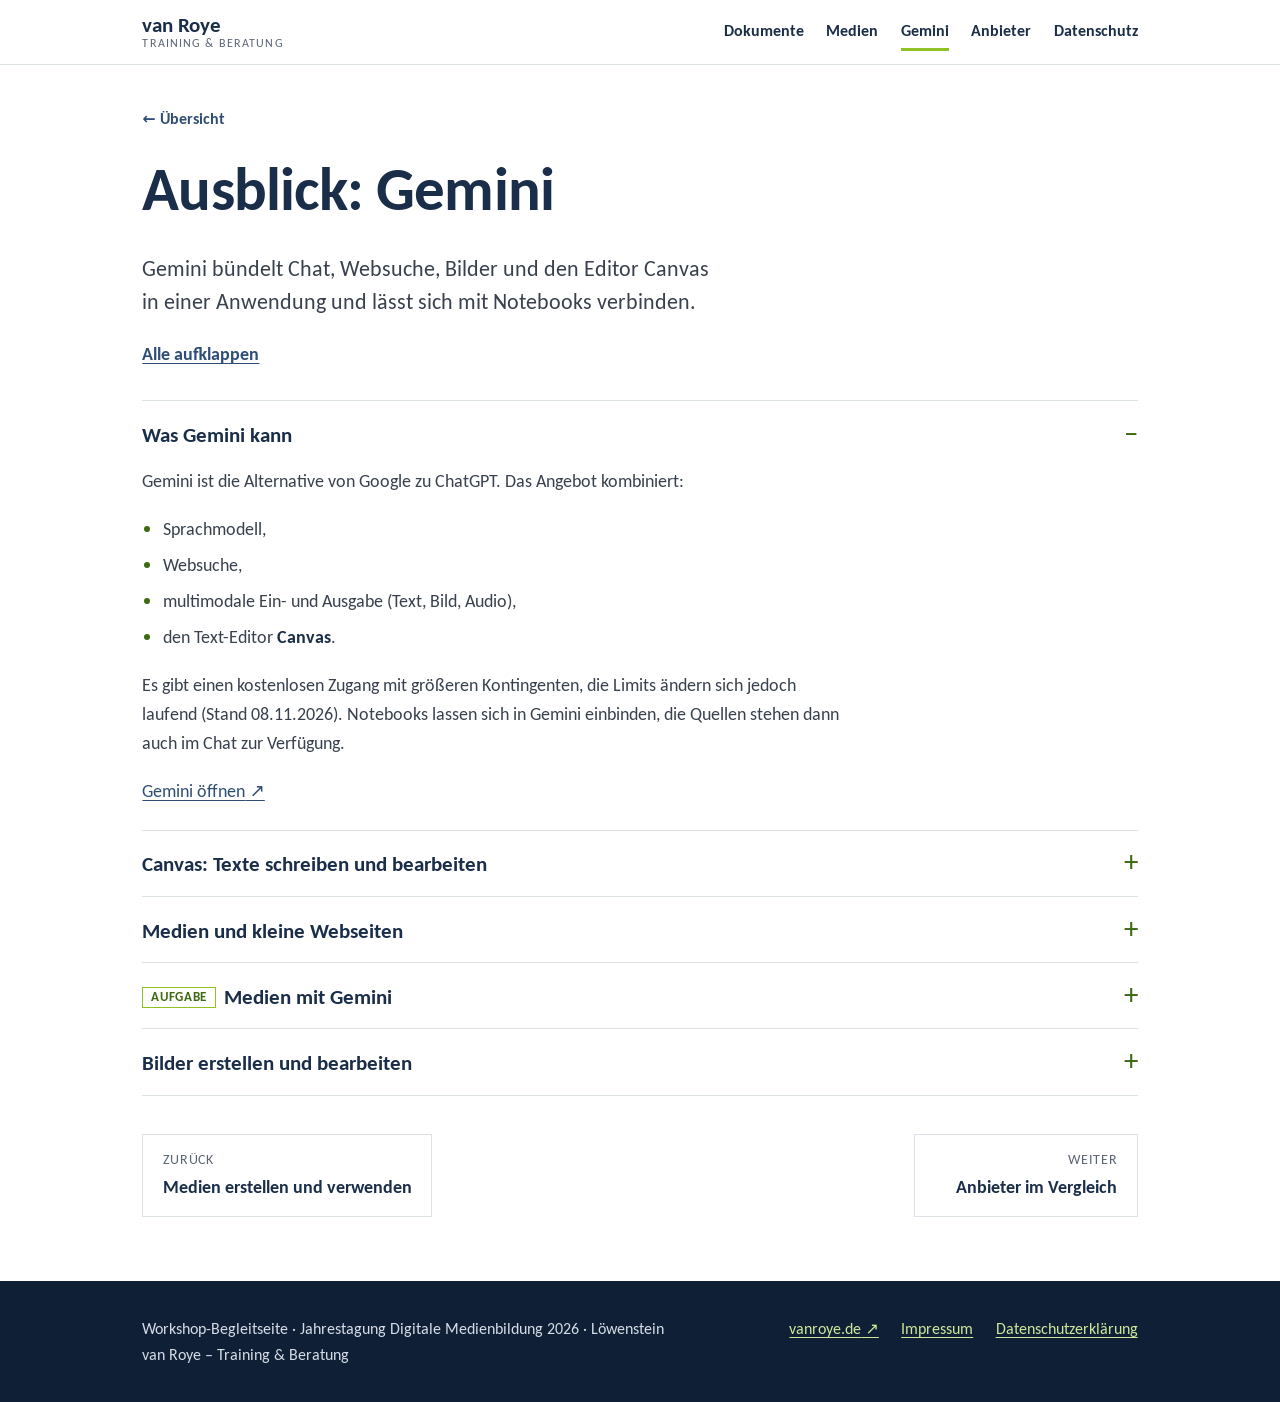
<file: gemini.html>
<!DOCTYPE html>
<html lang="de">
<head>
  <meta charset="UTF-8">
  <meta name="viewport" content="width=device-width, initial-scale=1">
  <meta http-equiv="Content-Security-Policy" content="default-src 'none'; img-src 'self' data:; style-src 'self'; font-src 'self'; script-src 'self'; connect-src 'none'; base-uri 'none'; form-action 'none'">
  <meta name="referrer" content="no-referrer">
  <meta name="robots" content="noindex, nofollow">
  <title>Ausblick: Gemini – Faktentreue trifft Kreativität</title>
  <meta name="description" content="Gemini: Canvas, Notebook-Einbindung, Bilder und kleine Webseiten.">
  <link rel="stylesheet" href="style.css">
  <link rel="icon" href="data:image/svg+xml,%3Csvg xmlns='http://www.w3.org/2000/svg' viewBox='0 0 32 32'%3E%3Crect width='32' height='32' rx='6' fill='%231a2e49'/%3E%3Crect x='9' y='20' width='14' height='3' fill='%2390c226'/%3E%3C/svg%3E">
  <script src="site.js" defer></script>
</head>
<body>
<a class="skip" href="#inhalt">Zum Inhalt springen</a>
<header class="site-header">
  <div class="bar">
    <a class="brand" href="index.html"><strong>van Roye</strong><span>Training &amp; Beratung</span></a>
    <button class="menu-btn" type="button" aria-expanded="false" aria-controls="hauptnavigation">Menü</button>
    <nav class="nav" id="hauptnavigation" aria-label="Hauptnavigation">
        <a href="dokumente.html">Dokumente</a>
        <a href="medien.html">Medien</a>
        <a href="gemini.html" aria-current="page">Gemini</a>
        <a href="anbieter.html">Anbieter</a>
        <a href="recht.html">Datenschutz</a>
    </nav>
  </div>
</header>

<main id="inhalt">
  <div class="wrap page-head">
    <p class="crumb"><a href="index.html">← Übersicht</a></p>
    <h1>Ausblick: Gemini</h1>
    <p class="lead">Gemini bündelt Chat, Websuche, Bilder und den Editor Canvas in einer Anwendung und lässt sich mit Notebooks verbinden.</p>
    <div class="acc-controls"></div>
  </div>
  <div class="wrap">
    <details class="acc" open>
      <summary><span>Was Gemini kann</span></summary>
      <div class="acc-body">
        <p>Gemini ist die Alternative von Google zu ChatGPT. Das Angebot kombiniert:</p>
        <ul>
          <li>Sprachmodell,</li>
          <li>Websuche,</li>
          <li>multimodale Ein- und Ausgabe (Text, Bild, Audio),</li>
          <li>den Text-Editor <strong>Canvas</strong>.</li>
        </ul>
        <p>Es gibt einen kostenlosen Zugang mit größeren Kontingenten, die Limits ändern sich jedoch laufend (Stand 08.11.2026). Notebooks lassen sich in Gemini einbinden, die Quellen stehen dann auch im Chat zur Verfügung.</p>
        <p><a href="https://gemini.google.com" target="_blank" rel="noopener noreferrer">Gemini öffnen<span aria-hidden="true"> ↗</span><span class="sr-only"> (externe Seite, öffnet in neuem Tab)</span></a></p>
      </div>
    </details>
    <details class="acc">
      <summary><span>Canvas: Texte schreiben und bearbeiten</span></summary>
      <div class="acc-body">
        <ul>
          <li>Text generieren lassen und direkt in Canvas öffnen.</li>
          <li>Abschnitte markieren und gezielt anpassen: kürzen, vereinfachen, Ton ändern.</li>
          <li>Eigenen Kontext einbeziehen: Arbeitsblatt, Buchseite, Goodnotes-Notiz oder Notebook.</li>
        </ul>
      </div>
    </details>
    <details class="acc">
      <summary><span>Medien und kleine Webseiten</span></summary>
      <div class="acc-body">
        <p>Aus einer Beschreibung lassen sich in Gemini zum Beispiel erstellen:</p>
        <ul>
          <li>Test oder Quiz zur Lernstandsüberprüfung,</li>
          <li>Versuchsprotokoll,</li>
          <li>Infografik,</li>
          <li>Animation (Metallbindung, Stromfluss, Prozess, Struktur …) als kleine Webseite.</li>
        </ul>
        <div class="note"><p><strong>Beispiel:</strong> <a href="https://share.gemini.google/OcbWl5Tkc37C" target="_blank" rel="noopener noreferrer">Simulation zur Metallbindung<span aria-hidden="true"> ↗</span><span class="sr-only"> (externe Seite, öffnet in neuem Tab)</span></a>. Die Seite wurde mit Gemini erstellt.</p></div>
        <p class="small">Generierter Code und Inhalte immer vor dem Einsatz im Unterricht prüfen.</p>
      </div>
    </details>
    <details class="acc">
      <summary><span><span class="tag">Aufgabe</span>Medien mit Gemini</span></summary>
      <div class="acc-body">
        <ol>
          <li>Eigenen Kontext nutzen: Arbeitsblatt, Buch, Goodnotes oder Notebook.</li>
          <li>Text generieren.</li>
          <li>Den Text in Canvas öffnen und anpassen.</li>
          <li>Ein Medium erzeugen: Quiz, Versuchsprotokoll, Infografik oder Animation.</li>
        </ol>
      </div>
    </details>
    <details class="acc">
      <summary><span>Bilder erstellen und bearbeiten</span></summary>
      <div class="acc-body">
        <h3>Prompt 2 Prompt</h3>
        <p>Zuerst lässt man sich von der KI einen ausführlichen Bild-Prompt schreiben und gibt diesen dann in die Bildgenerierung.</p>
        <ul>
          <li>Starke Kriterien definieren: Stil, Perspektive, Stimmung, Details.</li>
          <li>Englische Prompts funktionieren meist besser.</li>
          <li>Gemini und ChatGPT für die Bildgenerierung verknüpfen: Prompt in einem Werkzeug schreiben, Bild im anderen erzeugen.</li>
          <li>Mehrere Versionen erstellen lassen und die beste auswählen.</li>
        </ul>
        <h3>Ideen für die Schule</h3>
        <ul>
          <li>Logo für eine AG,</li>
          <li>Foto einer Fahrt bearbeiten,</li>
          <li>Bild als Aktivierung zum Start einer Unterrichtseinheit,</li>
          <li>Cartoon oder eine Utopie.</li>
        </ul>
        <div class="note"><p><strong>Hinweis:</strong> Fotos, auf denen Personen erkennbar sind, nur mit Einwilligung bearbeiten und nicht in KI-Werkzeuge hochladen, wenn Schülerinnen und Schüler abgebildet sind.</p></div>
      </div>
    </details>
  </div>
  <div class="wrap">
    <nav class="pager" aria-label="Seitenwechsel">
      <a class="prev" href="medien.html"><small>Zurück</small>Medien erstellen und verwenden</a>
      <a class="next" href="anbieter.html"><small>Weiter</small>Anbieter im Vergleich</a>
    </nav>
  </div>
</main>

<footer class="site-footer">
  <div class="wrap">
    <p>Workshop-Begleitseite · Jahrestagung Digitale Medienbildung 2026 · Löwenstein<br>van Roye – Training &amp; Beratung</p>
    <nav class="foot-links" aria-label="Rechtliches">
      <a href="https://vanroye.de" target="_blank" rel="noopener noreferrer">vanroye.de<span aria-hidden="true"> ↗</span><span class="sr-only"> (externe Seite, öffnet in neuem Tab)</span></a>
      <a href="impressum.html">Impressum</a>
      <a href="datenschutz.html">Datenschutzerklärung</a>
    </nav>
  </div>
</footer>
</body>
</html>
</file>
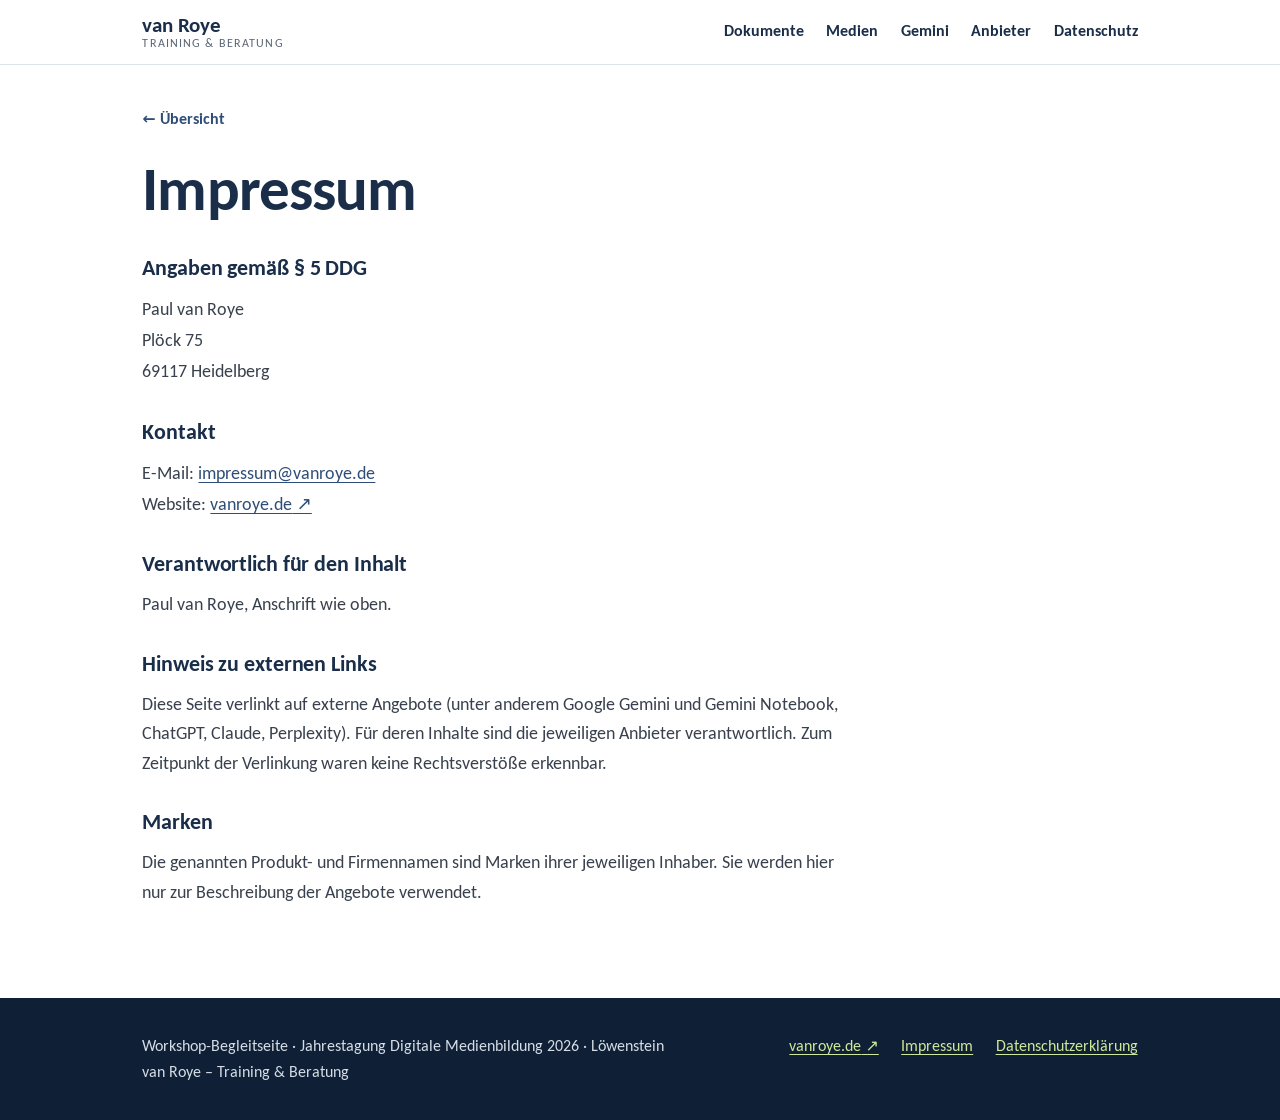
<file: impressum.html>
<!DOCTYPE html>
<html lang="de">
<head>
  <meta charset="UTF-8">
  <meta name="viewport" content="width=device-width, initial-scale=1">
  <meta http-equiv="Content-Security-Policy" content="default-src 'none'; img-src 'self' data:; style-src 'self'; font-src 'self'; script-src 'self'; connect-src 'none'; base-uri 'none'; form-action 'none'">
  <meta name="referrer" content="no-referrer">
  <meta name="robots" content="noindex, nofollow">
  <title>Impressum – Faktentreue trifft Kreativität</title>
  <meta name="description" content="Impressum der Workshop-Begleitseite.">
  <link rel="stylesheet" href="style.css">
  <link rel="icon" href="data:image/svg+xml,%3Csvg xmlns='http://www.w3.org/2000/svg' viewBox='0 0 32 32'%3E%3Crect width='32' height='32' rx='6' fill='%231a2e49'/%3E%3Crect x='9' y='20' width='14' height='3' fill='%2390c226'/%3E%3C/svg%3E">
  <script src="site.js" defer></script>
</head>
<body>
<a class="skip" href="#inhalt">Zum Inhalt springen</a>
<header class="site-header">
  <div class="bar">
    <a class="brand" href="index.html"><strong>van Roye</strong><span>Training &amp; Beratung</span></a>
    <button class="menu-btn" type="button" aria-expanded="false" aria-controls="hauptnavigation">Menü</button>
    <nav class="nav" id="hauptnavigation" aria-label="Hauptnavigation">
        <a href="dokumente.html">Dokumente</a>
        <a href="medien.html">Medien</a>
        <a href="gemini.html">Gemini</a>
        <a href="anbieter.html">Anbieter</a>
        <a href="recht.html">Datenschutz</a>
    </nav>
  </div>
</header>

<main id="inhalt">
  <div class="wrap page-head legal">
    <p class="crumb"><a href="index.html">← Übersicht</a></p>
    <h1>Impressum</h1>
    <div class="read">
      <h2>Angaben gemäß § 5 DDG</h2>
      <address>Paul van Roye<br>Plöck 75<br>69117 Heidelberg</address>

      <h2>Kontakt</h2>
      <address>E-Mail: <a href="mailto:impressum@vanroye.de">impressum@vanroye.de</a><br>Website: <a href="https://vanroye.de" target="_blank" rel="noopener noreferrer">vanroye.de<span aria-hidden="true"> ↗</span><span class="sr-only"> (externe Seite, öffnet in neuem Tab)</span></a></address>

      <h2>Verantwortlich für den Inhalt</h2>
      <p>Paul van Roye, Anschrift wie oben.</p>

      <h2>Hinweis zu externen Links</h2>
      <p>Diese Seite verlinkt auf externe Angebote (unter anderem Google Gemini und Gemini Notebook, ChatGPT, Claude, Perplexity). Für deren Inhalte sind die jeweiligen Anbieter verantwortlich. Zum Zeitpunkt der Verlinkung waren keine Rechtsverstöße erkennbar.</p>

      <h2>Marken</h2>
      <p>Die genannten Produkt- und Firmennamen sind Marken ihrer jeweiligen Inhaber. Sie werden hier nur zur Beschreibung der Angebote verwendet.</p>
    </div>
  </div>
</main>

<footer class="site-footer">
  <div class="wrap">
    <p>Workshop-Begleitseite · Jahrestagung Digitale Medienbildung 2026 · Löwenstein<br>van Roye – Training &amp; Beratung</p>
    <nav class="foot-links" aria-label="Rechtliches">
      <a href="https://vanroye.de" target="_blank" rel="noopener noreferrer">vanroye.de<span aria-hidden="true"> ↗</span><span class="sr-only"> (externe Seite, öffnet in neuem Tab)</span></a>
      <a href="impressum.html">Impressum</a>
      <a href="datenschutz.html">Datenschutzerklärung</a>
    </nav>
  </div>
</footer>
</body>
</html>
</file>
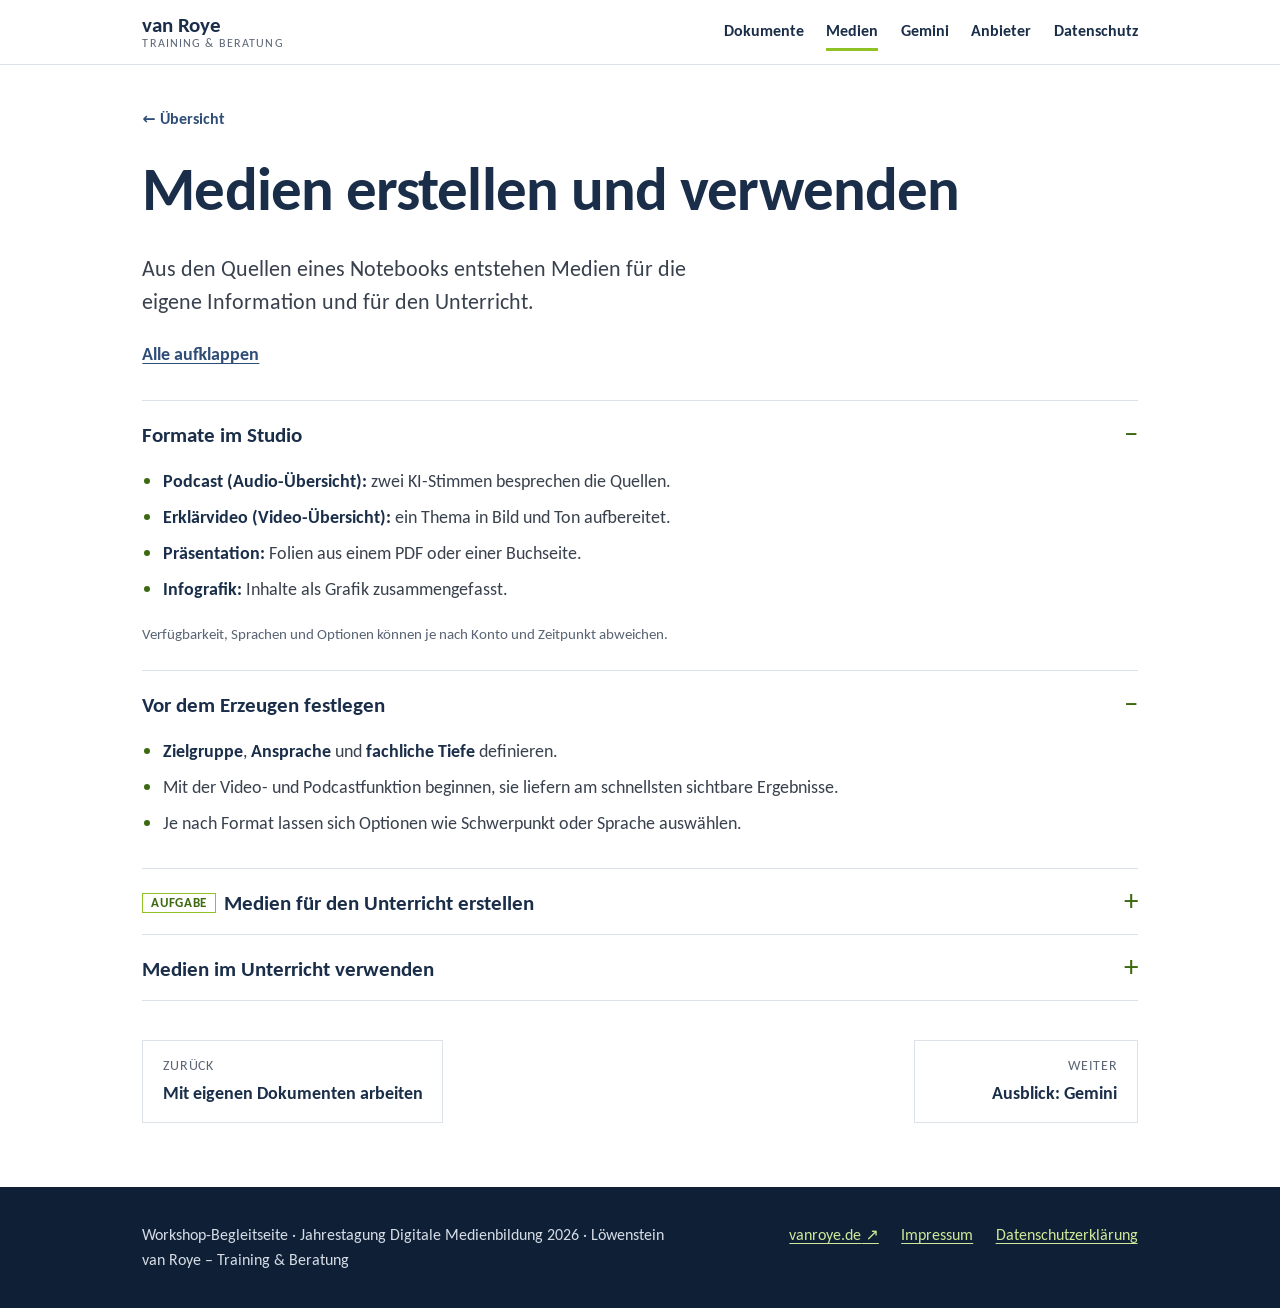
<file: medien.html>
<!DOCTYPE html>
<html lang="de">
<head>
  <meta charset="UTF-8">
  <meta name="viewport" content="width=device-width, initial-scale=1">
  <meta http-equiv="Content-Security-Policy" content="default-src 'none'; img-src 'self' data:; style-src 'self'; font-src 'self'; script-src 'self'; connect-src 'none'; base-uri 'none'; form-action 'none'">
  <meta name="referrer" content="no-referrer">
  <meta name="robots" content="noindex, nofollow">
  <title>Medien erstellen und verwenden – Faktentreue trifft Kreativität</title>
  <meta name="description" content="Podcast, Video, Präsentation und Infografik aus eigenen Quellen erzeugen und im Unterricht verwenden.">
  <link rel="stylesheet" href="style.css">
  <link rel="icon" href="data:image/svg+xml,%3Csvg xmlns='http://www.w3.org/2000/svg' viewBox='0 0 32 32'%3E%3Crect width='32' height='32' rx='6' fill='%231a2e49'/%3E%3Crect x='9' y='20' width='14' height='3' fill='%2390c226'/%3E%3C/svg%3E">
  <script src="site.js" defer></script>
</head>
<body>
<a class="skip" href="#inhalt">Zum Inhalt springen</a>
<header class="site-header">
  <div class="bar">
    <a class="brand" href="index.html"><strong>van Roye</strong><span>Training &amp; Beratung</span></a>
    <button class="menu-btn" type="button" aria-expanded="false" aria-controls="hauptnavigation">Menü</button>
    <nav class="nav" id="hauptnavigation" aria-label="Hauptnavigation">
        <a href="dokumente.html">Dokumente</a>
        <a href="medien.html" aria-current="page">Medien</a>
        <a href="gemini.html">Gemini</a>
        <a href="anbieter.html">Anbieter</a>
        <a href="recht.html">Datenschutz</a>
    </nav>
  </div>
</header>

<main id="inhalt">
  <div class="wrap page-head">
    <p class="crumb"><a href="index.html">← Übersicht</a></p>
    <h1>Medien erstellen und verwenden</h1>
    <p class="lead">Aus den Quellen eines Notebooks entstehen Medien für die eigene Information und für den Unterricht.</p>
    <div class="acc-controls"></div>
  </div>
  <div class="wrap">
    <details class="acc" open>
      <summary><span>Formate im Studio</span></summary>
      <div class="acc-body">
        <ul>
          <li><strong>Podcast (Audio-Übersicht):</strong> zwei KI-Stimmen besprechen die Quellen.</li>
          <li><strong>Erklärvideo (Video-Übersicht):</strong> ein Thema in Bild und Ton aufbereitet.</li>
          <li><strong>Präsentation:</strong> Folien aus einem PDF oder einer Buchseite.</li>
          <li><strong>Infografik:</strong> Inhalte als Grafik zusammengefasst.</li>
        </ul>
        <p class="small">Verfügbarkeit, Sprachen und Optionen können je nach Konto und Zeitpunkt abweichen.</p>
      </div>
    </details>
    <details class="acc" open>
      <summary><span>Vor dem Erzeugen festlegen</span></summary>
      <div class="acc-body">
        <ul>
          <li><strong>Zielgruppe</strong>, <strong>Ansprache</strong> und <strong>fachliche Tiefe</strong> definieren.</li>
          <li>Mit der Video- und Podcastfunktion beginnen, sie liefern am schnellsten sichtbare Ergebnisse.</li>
          <li>Je nach Format lassen sich Optionen wie Schwerpunkt oder Sprache auswählen.</li>
        </ul>
      </div>
    </details>
    <details class="acc">
      <summary><span><span class="tag">Aufgabe</span>Medien für den Unterricht erstellen</span></summary>
      <div class="acc-body">
        <p>Verschiedene Medien für sich selbst oder den Unterricht erstellen:</p>
        <ul>
          <li>einen Podcast, der über ein Fachthema informiert,</li>
          <li>ein Erklärvideo zu einem Unterrichtsthema,</li>
          <li>eine Präsentation aus einem PDF oder einer Buchseite.</li>
        </ul>
        <p>Anschließend die Ergebnisse allein sichten und eine Rückmeldung im Chat teilen.</p>
      </div>
    </details>
    <details class="acc">
      <summary><span>Medien im Unterricht verwenden</span></summary>
      <div class="acc-body">
        <ul>
          <li><strong>Fachlich prüfen:</strong> Inhalte mit den Quellen abgleichen, Fehler kommen vor.</li>
          <li><strong>Überarbeiten statt übernehmen:</strong> Ergebnisse als Entwurf behandeln.</li>
          <li><strong>Herkunft kennzeichnen:</strong> kenntlich machen, dass Medien KI-erzeugt sind.</li>
          <li><strong>Urheberrecht:</strong> die Quellen müssen genutzt werden dürfen, im Zweifel eigene oder frei lizenzierte Materialien verwenden.</li>
          <li><strong>Datenschutz:</strong> keine Schülerdaten, Fotos oder Stimmen von Personen als Quelle verwenden.</li>
        </ul>
      </div>
    </details>
  </div>
  <div class="wrap">
    <nav class="pager" aria-label="Seitenwechsel">
      <a class="prev" href="dokumente.html"><small>Zurück</small>Mit eigenen Dokumenten arbeiten</a>
      <a class="next" href="gemini.html"><small>Weiter</small>Ausblick: Gemini</a>
    </nav>
  </div>
</main>

<footer class="site-footer">
  <div class="wrap">
    <p>Workshop-Begleitseite · Jahrestagung Digitale Medienbildung 2026 · Löwenstein<br>van Roye – Training &amp; Beratung</p>
    <nav class="foot-links" aria-label="Rechtliches">
      <a href="https://vanroye.de" target="_blank" rel="noopener noreferrer">vanroye.de<span aria-hidden="true"> ↗</span><span class="sr-only"> (externe Seite, öffnet in neuem Tab)</span></a>
      <a href="impressum.html">Impressum</a>
      <a href="datenschutz.html">Datenschutzerklärung</a>
    </nav>
  </div>
</footer>
</body>
</html>
</file>
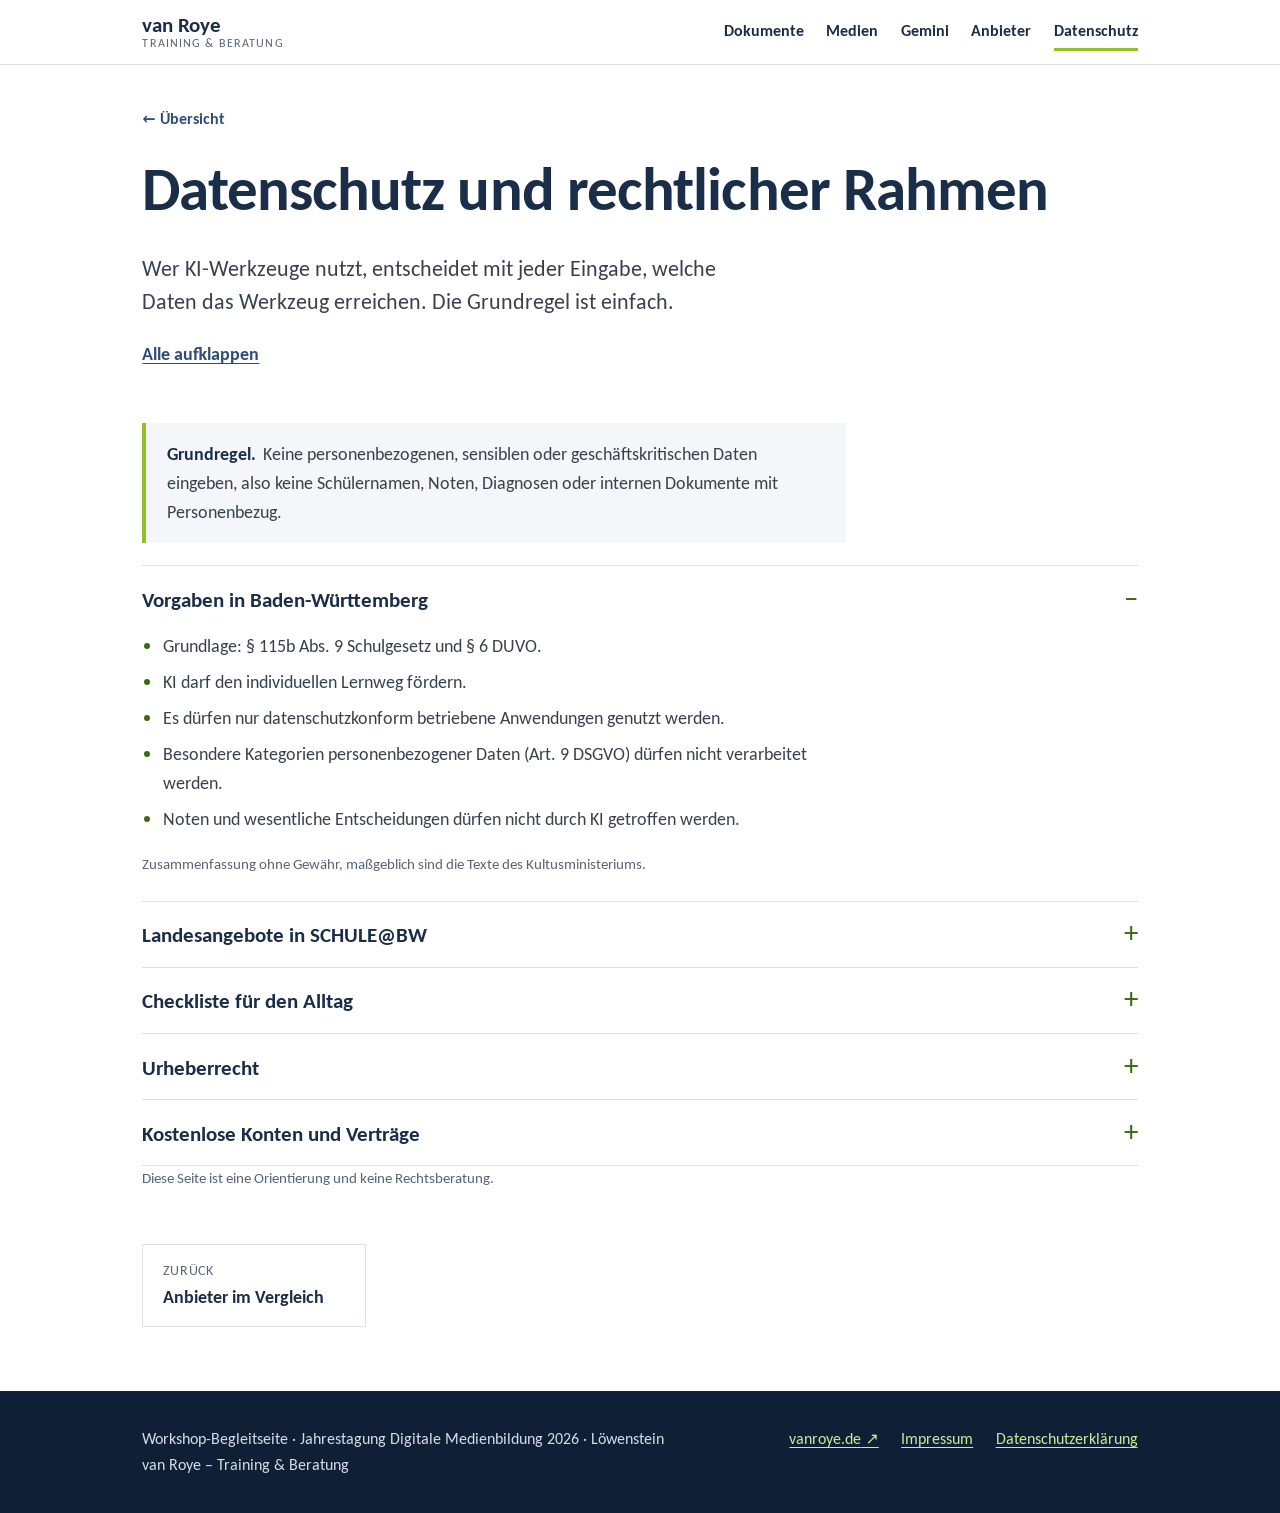
<file: recht.html>
<!DOCTYPE html>
<html lang="de">
<head>
  <meta charset="UTF-8">
  <meta name="viewport" content="width=device-width, initial-scale=1">
  <meta http-equiv="Content-Security-Policy" content="default-src 'none'; img-src 'self' data:; style-src 'self'; font-src 'self'; script-src 'self'; connect-src 'none'; base-uri 'none'; form-action 'none'">
  <meta name="referrer" content="no-referrer">
  <meta name="robots" content="noindex, nofollow">
  <title>Datenschutz und rechtlicher Rahmen – Faktentreue trifft Kreativität</title>
  <meta name="description" content="Regeln für den Einsatz von KI in Schule und Fortbildung, Landesangebote in Baden-Württemberg, Checkliste.">
  <link rel="stylesheet" href="style.css">
  <link rel="icon" href="data:image/svg+xml,%3Csvg xmlns='http://www.w3.org/2000/svg' viewBox='0 0 32 32'%3E%3Crect width='32' height='32' rx='6' fill='%231a2e49'/%3E%3Crect x='9' y='20' width='14' height='3' fill='%2390c226'/%3E%3C/svg%3E">
  <script src="site.js" defer></script>
</head>
<body>
<a class="skip" href="#inhalt">Zum Inhalt springen</a>
<header class="site-header">
  <div class="bar">
    <a class="brand" href="index.html"><strong>van Roye</strong><span>Training &amp; Beratung</span></a>
    <button class="menu-btn" type="button" aria-expanded="false" aria-controls="hauptnavigation">Menü</button>
    <nav class="nav" id="hauptnavigation" aria-label="Hauptnavigation">
        <a href="dokumente.html">Dokumente</a>
        <a href="medien.html">Medien</a>
        <a href="gemini.html">Gemini</a>
        <a href="anbieter.html">Anbieter</a>
        <a href="recht.html" aria-current="page">Datenschutz</a>
    </nav>
  </div>
</header>

<main id="inhalt">
  <div class="wrap page-head">
    <p class="crumb"><a href="index.html">← Übersicht</a></p>
    <h1>Datenschutz und rechtlicher Rahmen</h1>
    <p class="lead">Wer KI-Werkzeuge nutzt, entscheidet mit jeder Eingabe, welche Daten das Werkzeug erreichen. Die Grundregel ist einfach.</p>
    <div class="acc-controls"></div>
  </div>
  <div class="wrap">
    <div class="note"><p><strong>Grundregel.</strong> Keine personenbezogenen, sensiblen oder geschäftskritischen Daten eingeben, also keine Schülernamen, Noten, Diagnosen oder internen Dokumente mit Personenbezug.</p></div>
    <details class="acc" open>
      <summary><span>Vorgaben in Baden-Württemberg</span></summary>
      <div class="acc-body">
        <ul>
          <li>Grundlage: § 115b Abs. 9 Schulgesetz und § 6 DUVO.</li>
          <li>KI darf den individuellen Lernweg fördern.</li>
          <li>Es dürfen nur datenschutzkonform betriebene Anwendungen genutzt werden.</li>
          <li>Besondere Kategorien personenbezogener Daten (Art. 9 DSGVO) dürfen nicht verarbeitet werden.</li>
          <li>Noten und wesentliche Entscheidungen dürfen nicht durch KI getroffen werden.</li>
        </ul>
        <p class="small">Zusammenfassung ohne Gewähr, maßgeblich sind die Texte des Kultusministeriums.</p>
      </div>
    </details>
    <details class="acc">
      <summary><span>Landesangebote in SCHULE@BW</span></summary>
      <div class="acc-body">
        <ul>
          <li><strong>F13:</strong> KI-Assistenz für Lehrkräfte, Betrieb auf BITBW-Hardware.</li>
          <li><strong>AIS.chat</strong> (früher telli): mehrere Sprachmodelle, Zugang über VIDIS, Eingaben nicht für das Training; Freischaltung durch die Schulleitung.</li>
          <li><strong>Kommerzielle Tools</strong> (Gemini, ChatGPT, Claude): keine allgemeine Freigabe, der Einsatz ist im Einzelfall zu prüfen.</li>
        </ul>
        <ul>
          <li><a href="https://km.baden-wuerttemberg.de/de/schule/digitalisierung/kuenstliche-intelligenz-im-unterricht" target="_blank" rel="noopener noreferrer">Kultusministerium: Künstliche Intelligenz im Unterricht<span aria-hidden="true"> ↗</span><span class="sr-only"> (externe Seite, öffnet in neuem Tab)</span></a></li>
          <li><a href="https://km.baden-wuerttemberg.de/de/service/pressemitteilung/pid/ki-chatbot-fuer-schulen-geht-an-den-start" target="_blank" rel="noopener noreferrer">Kultusministerium: KI-Chatbot für Schulen<span aria-hidden="true"> ↗</span><span class="sr-only"> (externe Seite, öffnet in neuem Tab)</span></a></li>
        </ul>
      </div>
    </details>
    <details class="acc">
      <summary><span>Checkliste für den Alltag</span></summary>
      <div class="acc-body">
        <ul>
          <li><strong>Temporären Chat</strong> bzw. Inkognito-Modus nutzen, wenn angeboten.</li>
          <li><strong>Synonyme verwenden</strong> statt echter Namen, Alter oder Adressen.</li>
          <li>Training mit den eigenen Chats in den Einstellungen prüfen und möglichst abschalten.</li>
          <li>Nicht mehr benötigte Chats, Dokumente und Notebooks löschen.</li>
          <li>Feedback-Funktionen meiden, dabei können Inhalte übermittelt werden.</li>
          <li>Ergebnisse fachlich prüfen und KI-Herkunft kennzeichnen.</li>
        </ul>
      </div>
    </details>
    <details class="acc">
      <summary><span>Urheberrecht</span></summary>
      <div class="acc-body">
        <ul>
          <li>Nur Material hochladen, dessen Nutzung erlaubt ist, auch bei Schulbuchseiten, Artikeln und Bildern.</li>
          <li>Im Zweifel eigene oder frei lizenzierte Materialien (z. B. OER) verwenden.</li>
          <li>Erzeugte Medien nicht ungeprüft veröffentlichen.</li>
        </ul>
      </div>
    </details>
    <details class="acc">
      <summary><span>Kostenlose Konten und Verträge</span></summary>
      <div class="acc-body">
        <p>Bei privaten, kostenlosen Konten gibt es in der Regel keinen Vertrag zur Auftragsverarbeitung (AVV). Er gehört zu Business-, Team- und Enterprise-Angeboten. Wie die Anbieter mit Daten umgehen, ist unter <a href="anbieter.html">Anbieter im Vergleich</a> zusammengefasst.</p>
      </div>
    </details>
    <p class="small read">Diese Seite ist eine Orientierung und keine Rechtsberatung.</p>
  </div>
  <div class="wrap">
    <nav class="pager" aria-label="Seitenwechsel">
      <a class="prev" href="anbieter.html"><small>Zurück</small>Anbieter im Vergleich</a>
    </nav>
  </div>
</main>

<footer class="site-footer">
  <div class="wrap">
    <p>Workshop-Begleitseite · Jahrestagung Digitale Medienbildung 2026 · Löwenstein<br>van Roye – Training &amp; Beratung</p>
    <nav class="foot-links" aria-label="Rechtliches">
      <a href="https://vanroye.de" target="_blank" rel="noopener noreferrer">vanroye.de<span aria-hidden="true"> ↗</span><span class="sr-only"> (externe Seite, öffnet in neuem Tab)</span></a>
      <a href="impressum.html">Impressum</a>
      <a href="datenschutz.html">Datenschutzerklärung</a>
    </nav>
  </div>
</footer>
</body>
</html>
</file>
<file: style.css>
/* ==========================================================================
   Faktentreue trifft Kreativität – Begleitseite
   Farben aus dem Workshop (Dunkelblau, Grün als Akzent), Schrift Carlito lokal.
   Keine externen Ressourcen.
   ========================================================================== */

@font-face {
  font-family: "Carlito";
  font-style: normal;
  font-weight: 400;
  font-display: swap;
  src: url("carlito-latin-400-normal.woff2") format("woff2");
}
@font-face {
  font-family: "Carlito";
  font-style: italic;
  font-weight: 400;
  font-display: swap;
  src: url("carlito-latin-400-italic.woff2") format("woff2");
}
@font-face {
  font-family: "Carlito";
  font-style: normal;
  font-weight: 700;
  font-display: swap;
  src: url("carlito-latin-700-normal.woff2") format("woff2");
}

:root {
  --ink: #1a2e49;
  --ink-deep: #0f2036;
  --blue: #2f4e77;
  --text: #38414d;
  --muted: #5a6575;
  --line: #dde2e9;
  --soft: #f4f6f9;
  --white: #ffffff;
  --accent: #90c226;
  --accent-ink: #3d6a10;
  --font: "Carlito", Calibri, "Segoe UI", system-ui, sans-serif;
  --wrap: 1040px;
  --read: 44rem;
}

*, *::before, *::after { box-sizing: border-box; }

html { scroll-behavior: smooth; scroll-padding-top: 5rem; -webkit-text-size-adjust: 100%; }

body {
  margin: 0;
  font-family: var(--font);
  font-size: 1.15rem;
  line-height: 1.6;
  color: var(--text);
  background: var(--white);
}

h1, h2, h3 { color: var(--ink); line-height: 1.2; margin: 0 0 .5em; font-weight: 700; }
h1 { font-size: clamp(2.3rem, 6vw, 3.8rem); letter-spacing: -.015em; line-height: 1.08; }
h2 { font-size: clamp(1.55rem, 3.4vw, 2rem); letter-spacing: -.005em; }
h3 { font-size: 1.15rem; }
p { margin: 0 0 1em; }
ul, ol { margin: 0 0 1em; padding-left: 1.3rem; }
li { margin-bottom: .35em; }
li::marker { color: var(--accent-ink); }
strong { color: var(--ink); }

a { color: var(--blue); text-underline-offset: .18em; text-decoration-thickness: 1px; }
a:hover { color: var(--ink); text-decoration-thickness: 2px; }
a:focus-visible, summary:focus-visible, button:focus-visible {
  outline: 3px solid var(--accent);
  outline-offset: 3px;
  border-radius: 2px;
}

.wrap { max-width: var(--wrap); margin: 0 auto; padding: 0 1.4rem; }
.read { max-width: var(--read); }

.sr-only {
  position: absolute; width: 1px; height: 1px; padding: 0; margin: -1px;
  overflow: hidden; clip: rect(0,0,0,0); white-space: nowrap; border: 0;
}
.skip {
  position: absolute; left: 1rem; top: -4rem; z-index: 200;
  background: var(--ink); color: var(--white); padding: .6rem 1rem; text-decoration: none;
}
.skip:focus { top: 1rem; }

/* ---------- Kopfzeile ---------- */
.site-header {
  position: sticky; top: 0; z-index: 100;
  background: rgba(255,255,255,.97);
  border-bottom: 1px solid var(--line);
}
.bar {
  display: flex; align-items: center; justify-content: space-between; gap: 1rem;
  max-width: var(--wrap); margin: 0 auto; padding: .8rem 1.4rem;
}
.brand { text-decoration: none; line-height: 1.1; display: block; }
.brand strong { display: block; font-size: 1.3rem; color: var(--ink); letter-spacing: -.01em; }
.brand span { display: block; font-size: .78rem; color: var(--muted); letter-spacing: .09em; text-transform: uppercase; }

.nav { display: flex; flex-wrap: wrap; gap: .2rem 1.4rem; }
.nav a {
  text-decoration: none; color: var(--ink); font-weight: 700; font-size: 1rem;
  padding: .3rem 0; border-bottom: 3px solid transparent;
}
.nav a:hover { border-bottom-color: var(--line); }
.nav a[aria-current="page"] { border-bottom-color: var(--accent); }

.menu-btn {
  display: none; background: none; border: 1px solid var(--line); border-radius: 6px;
  padding: .45rem .8rem; font: inherit; font-weight: 700; color: var(--ink); cursor: pointer;
}

/* ---------- Titelbereich ---------- */
.hero { padding: 4.2rem 0 3rem; border-bottom: 1px solid var(--line); }
.kicker {
  display: flex; align-items: center; gap: .8rem;
  font-size: .95rem; font-weight: 700; letter-spacing: .06em; text-transform: uppercase;
  color: var(--blue); margin: 0 0 1.3rem;
}
.kicker::before { content: ""; width: 2.6rem; height: 4px; background: var(--accent); flex: none; }
.lead { font-size: 1.35rem; line-height: 1.5; color: var(--text); max-width: 36rem; margin: .6rem 0 1.3rem; }
.meta { color: var(--muted); font-size: 1rem; margin: 0; }

.page-head { padding-top: 2.6rem; padding-bottom: 1.6rem; }
.crumb { font-size: .98rem; margin: 0 0 1.6rem; }
.crumb a { font-weight: 700; text-decoration: none; }
.crumb a:hover { text-decoration: underline; }

/* ---------- Abschnitte ---------- */
.section { padding: 3rem 0; border-bottom: 1px solid var(--line); }
.section:last-of-type { border-bottom: 0; }
.section > .wrap > h2, .section-title { margin-bottom: 1rem; }
.alt { background: var(--soft); }

.note {
  background: var(--soft); border-left: 4px solid var(--accent);
  padding: 1rem 1.3rem; margin: 1.4rem 0; max-width: var(--read);
}
.alt .note { background: var(--white); }
.note p:last-child { margin-bottom: 0; }
.note strong:first-child { display: inline-block; margin-right: .2rem; }

/* ---------- Ablauf ---------- */
.steps { list-style: none; padding: 0; margin: 1.4rem 0 0; counter-reset: step; max-width: var(--read); }
.steps li {
  counter-increment: step; display: grid; grid-template-columns: 3rem 1fr; gap: .2rem 1rem;
  padding: .95rem 0; border-top: 1px solid var(--line); margin: 0;
}
.steps li:last-child { border-bottom: 1px solid var(--line); }
.steps li::before {
  content: counter(step); font-weight: 700; font-size: 1.5rem; color: var(--accent-ink); line-height: 1.2;
}
.steps b { display: block; color: var(--ink); }
.steps span { color: var(--muted); font-size: 1.02rem; }
.steps li.pause::before { content: "·"; color: var(--muted); }
.steps li.pause { padding: .55rem 0; counter-increment: none; }
.steps li.pause b { font-weight: 400; color: var(--muted); font-size: 1rem; }
.steps-note { color: var(--muted); font-size: 1rem; margin-top: .8rem; }

/* ---------- Themenliste ---------- */
.topics { list-style: none; padding: 0; margin: 1.4rem 0 0; }
.topics li { margin: 0; border-top: 1px solid var(--line); }
.topics li:last-child { border-bottom: 1px solid var(--line); }
.topics a {
  display: grid; grid-template-columns: 3rem 1fr auto; gap: .2rem 1rem; align-items: baseline;
  padding: 1.1rem .4rem; text-decoration: none; color: inherit;
}
.topics a:hover { background: var(--white); }
.topics .num { font-weight: 700; font-size: 1.1rem; color: var(--accent-ink); }
.topics .t { font-weight: 700; font-size: 1.3rem; color: var(--ink); line-height: 1.25; }
.topics .d { display: block; color: var(--muted); font-size: 1.02rem; font-weight: 400; margin-top: .15rem; }
.topics .go { color: var(--blue); font-size: 1.3rem; transition: transform .15s; }
.topics a:hover .go { transform: translateX(4px); }

/* ---------- Tabellen ---------- */
.table-wrap { overflow-x: auto; margin: 1.2rem 0; -webkit-overflow-scrolling: touch; }
table { border-collapse: collapse; width: 100%; font-size: 1rem; line-height: 1.45; min-width: 38rem; }
th, td { text-align: left; vertical-align: top; padding: .75rem .9rem .75rem 0; border-bottom: 1px solid var(--line); }
thead th { color: var(--ink); border-bottom: 2px solid var(--ink); font-size: 1.02rem; }
tbody th { color: var(--ink); width: 9.5rem; font-weight: 700; }
.tools-table { min-width: 0; }
.tools-table td { overflow-wrap: anywhere; }
.tools-table td:first-child { font-weight: 700; color: var(--ink); width: 30%; }

/* ---------- Aufklappbereiche ---------- */
.acc-controls { margin: 1.2rem 0 .4rem; }
.link-btn {
  background: none; border: 0; padding: 0; font: inherit; font-weight: 700; color: var(--blue);
  text-decoration: underline; text-underline-offset: .18em; cursor: pointer;
}
.link-btn:hover { color: var(--ink); }

details.acc { border-top: 1px solid var(--line); }
details.acc:last-of-type { border-bottom: 1px solid var(--line); }
details.acc > summary {
  list-style: none; cursor: pointer; display: flex; justify-content: space-between; align-items: baseline; gap: 1rem;
  padding: 1.1rem 0; font-weight: 700; font-size: 1.3rem; color: var(--ink); line-height: 1.3;
}
details.acc > summary::-webkit-details-marker { display: none; }
details.acc > summary::after {
  content: "+"; font-weight: 400; font-size: 1.8rem; line-height: 1; color: var(--accent-ink); flex: none;
}
details.acc[open] > summary::after { content: "–"; }
details.acc > summary:hover { color: var(--blue); }
.acc-body { padding: 0 0 1.5rem; max-width: var(--read); }
.acc-body.wide { max-width: none; }
.acc-body > :last-child { margin-bottom: 0; }
.acc-body h3 { margin-top: 1.4rem; }
.tag {
  display: inline-block; font-size: .8rem; font-weight: 700; letter-spacing: .05em; text-transform: uppercase;
  color: var(--accent-ink); border: 1px solid var(--accent); padding: .05rem .5rem; margin-right: .5rem;
  vertical-align: .2em;
}

/* ---------- Seitenwechsel ---------- */
.pager { display: flex; justify-content: space-between; gap: 1rem; flex-wrap: wrap; padding: 2.4rem 0 1rem; }
.pager a {
  text-decoration: none; display: block; min-width: 14rem; padding: .9rem 1.2rem;
  border: 1px solid var(--line); color: var(--ink); font-weight: 700;
}
.pager a:hover { border-color: var(--accent); background: var(--soft); }
.pager small { display: block; color: var(--muted); font-weight: 400; font-size: .88rem; letter-spacing: .05em; text-transform: uppercase; }
.pager .next { text-align: right; margin-left: auto; }

/* ---------- Fußzeile ---------- */
.site-footer { background: var(--ink-deep); color: #d5dce6; padding: 2.2rem 0; margin-top: 3rem; font-size: 1rem; }
.site-footer .wrap { display: flex; flex-wrap: wrap; justify-content: space-between; gap: 1rem 2rem; align-items: flex-start; }
.site-footer p { margin: 0; }
.site-footer a { color: #cfe79a; }
.site-footer a:hover { color: var(--white); }
.foot-links { display: flex; flex-wrap: wrap; gap: .4rem 1.4rem; }

/* ---------- Rechtstexte ---------- */
.legal h2 { margin-top: 2rem; font-size: 1.4rem; }
.legal address { font-style: normal; line-height: 1.7; margin-bottom: 1em; }
.small { font-size: .95rem; color: var(--muted); }

/* ---------- Mobil ---------- */
@media (max-width: 760px) {
  body { font-size: 1.1rem; }
  .hero { padding: 2.6rem 0 2.2rem; }
  .section { padding: 2.2rem 0; }
  .js .menu-btn { display: block; }
  .js .nav {
    display: none; position: absolute; left: 0; right: 0; top: 100%;
    flex-direction: column; background: var(--white); border-bottom: 1px solid var(--line);
    padding: .6rem 1.4rem 1rem; gap: .2rem;
  }
  .js .nav.open { display: flex; }
  .nav a { padding: .55rem 0; }
  .topics a { grid-template-columns: 2.4rem 1fr auto; padding: 1rem 0; }
  .steps li { grid-template-columns: 2.4rem 1fr; }
  .pager a { min-width: 0; width: 100%; }
  .pager .next { text-align: left; }
}

/* ---------- Druck ---------- */
@media print {
  .site-header, .menu-btn, .acc-controls, .pager, .skip { display: none !important; }
  body { font-size: 11pt; color: #000; }
  .hero, .section { padding: 1rem 0; }
  .site-footer { background: none; color: #000; padding: 1rem 0; }
  .site-footer a { color: #000; }
  a { color: #000; }
  details.acc > summary::after { content: ""; }
  .table-wrap { overflow: visible; }
  table { min-width: 0; }
}

@media (prefers-reduced-motion: reduce) {
  html { scroll-behavior: auto; }
  .topics .go { transition: none; }
}
</file>
